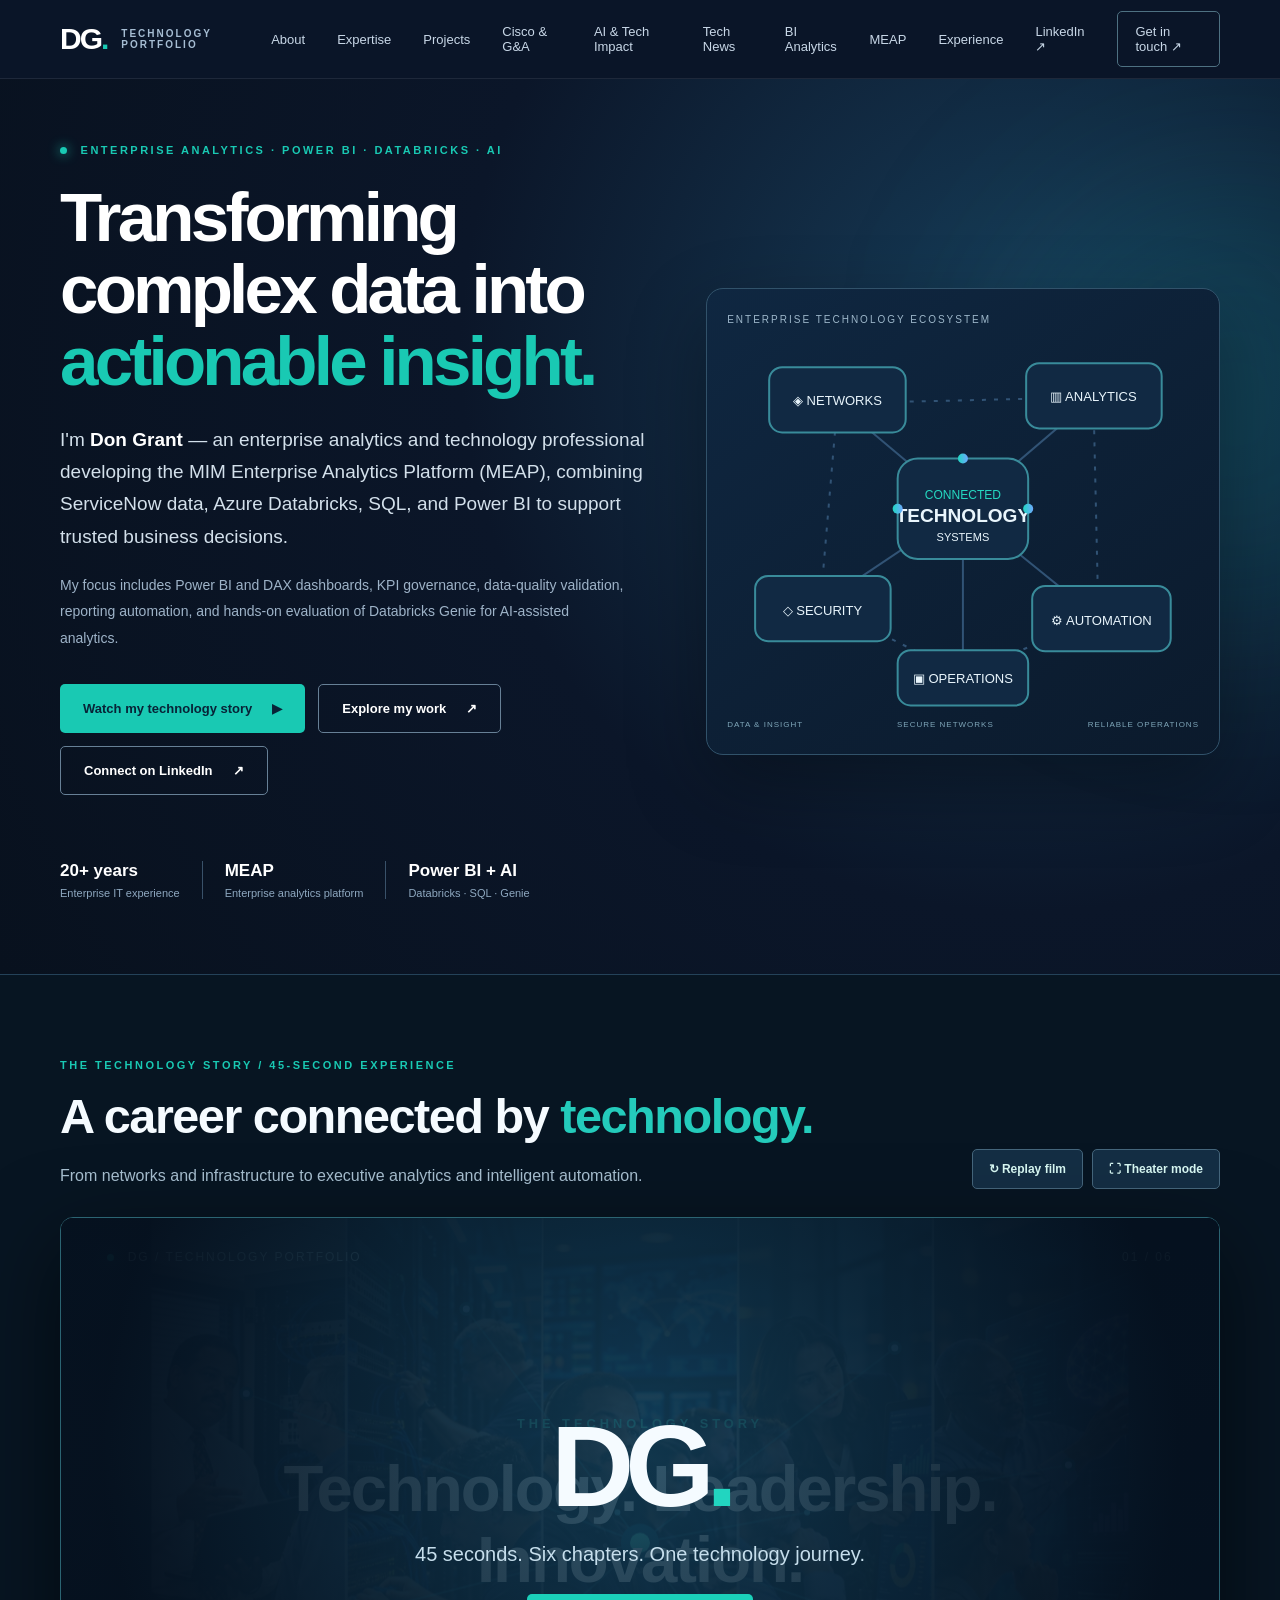
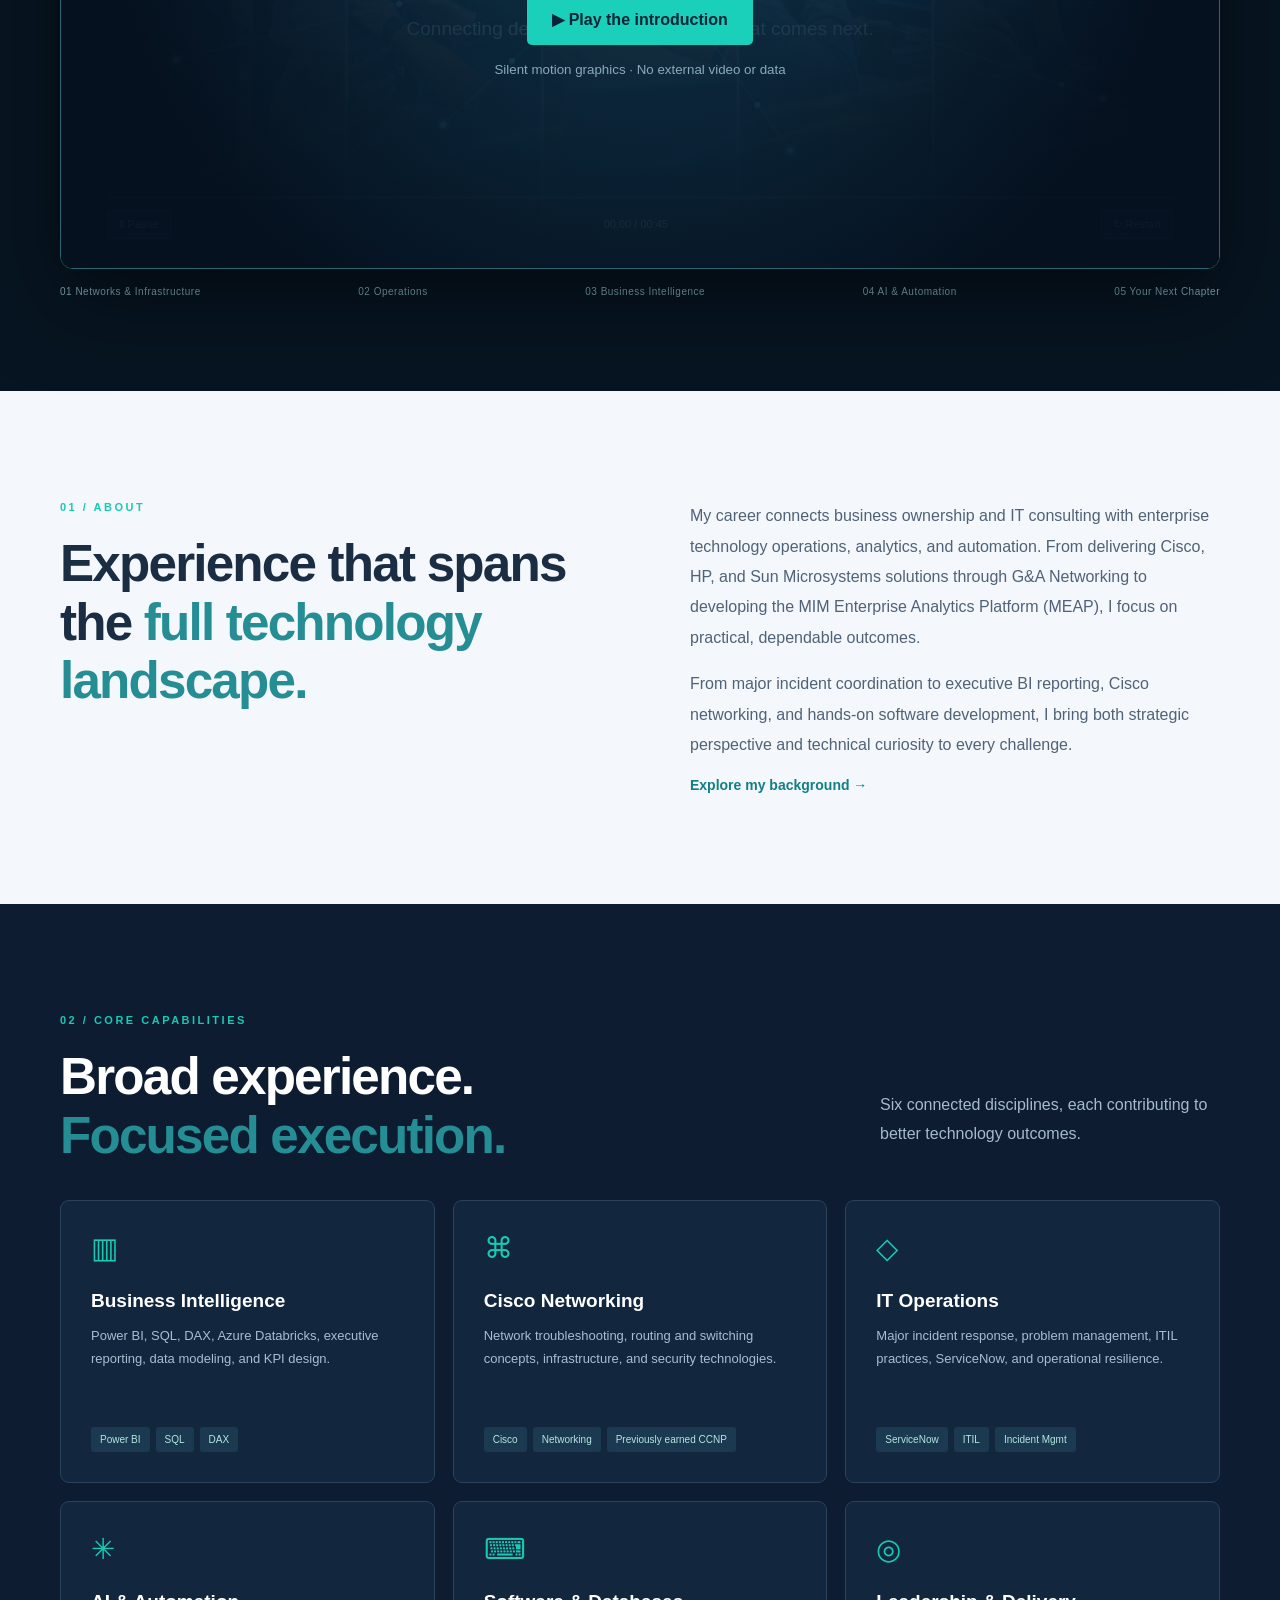
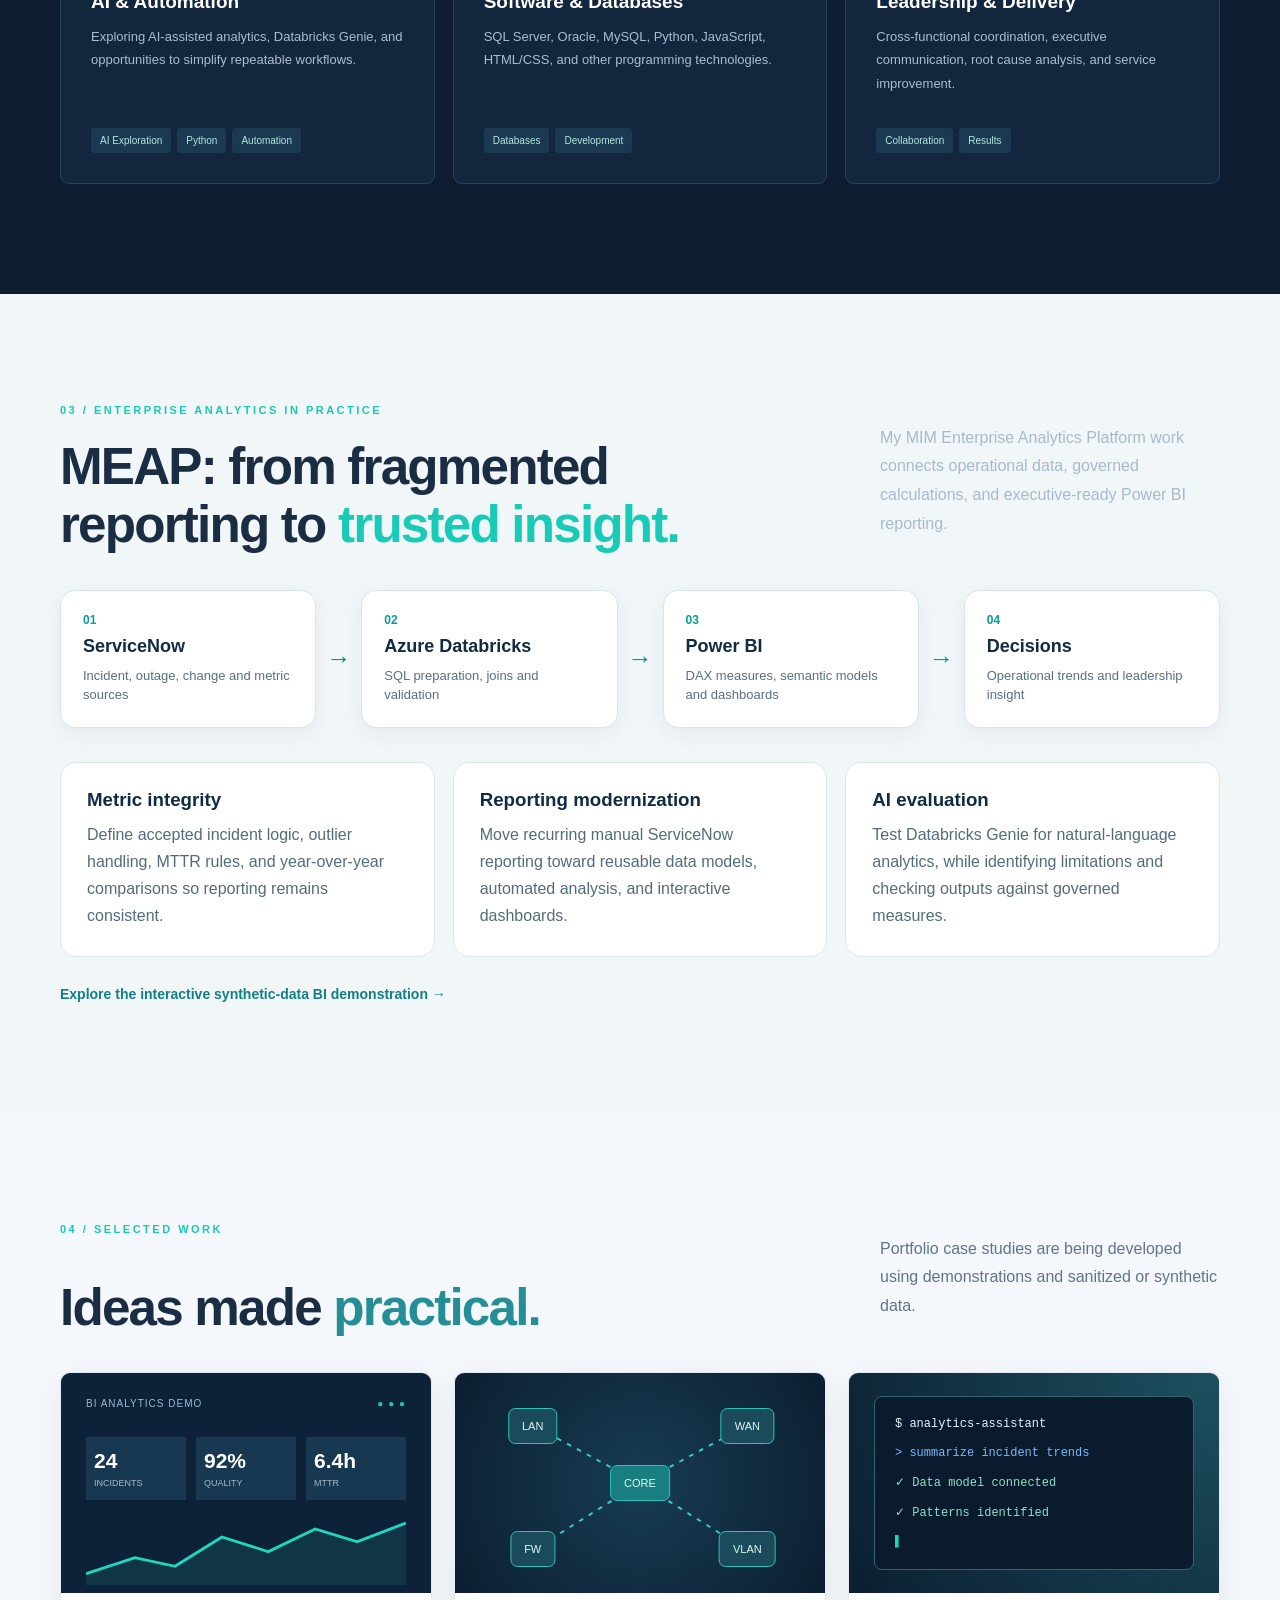
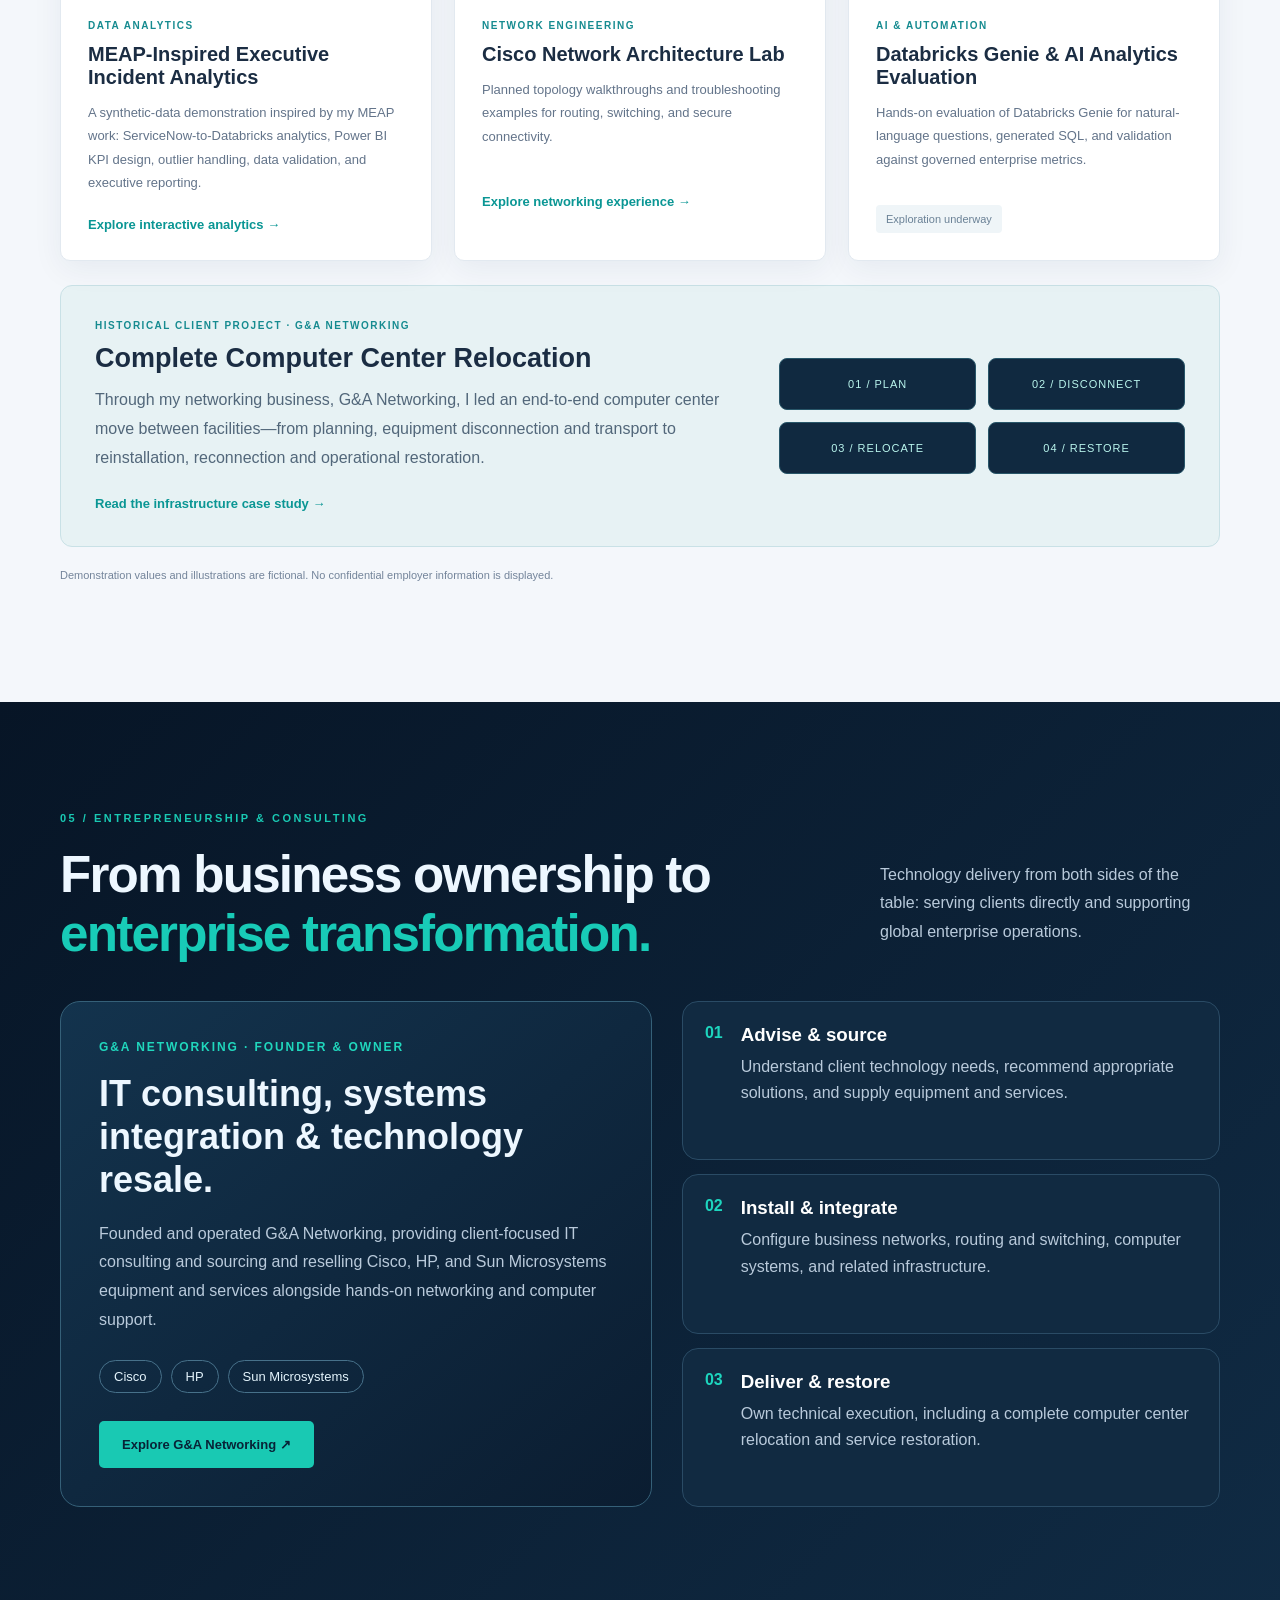
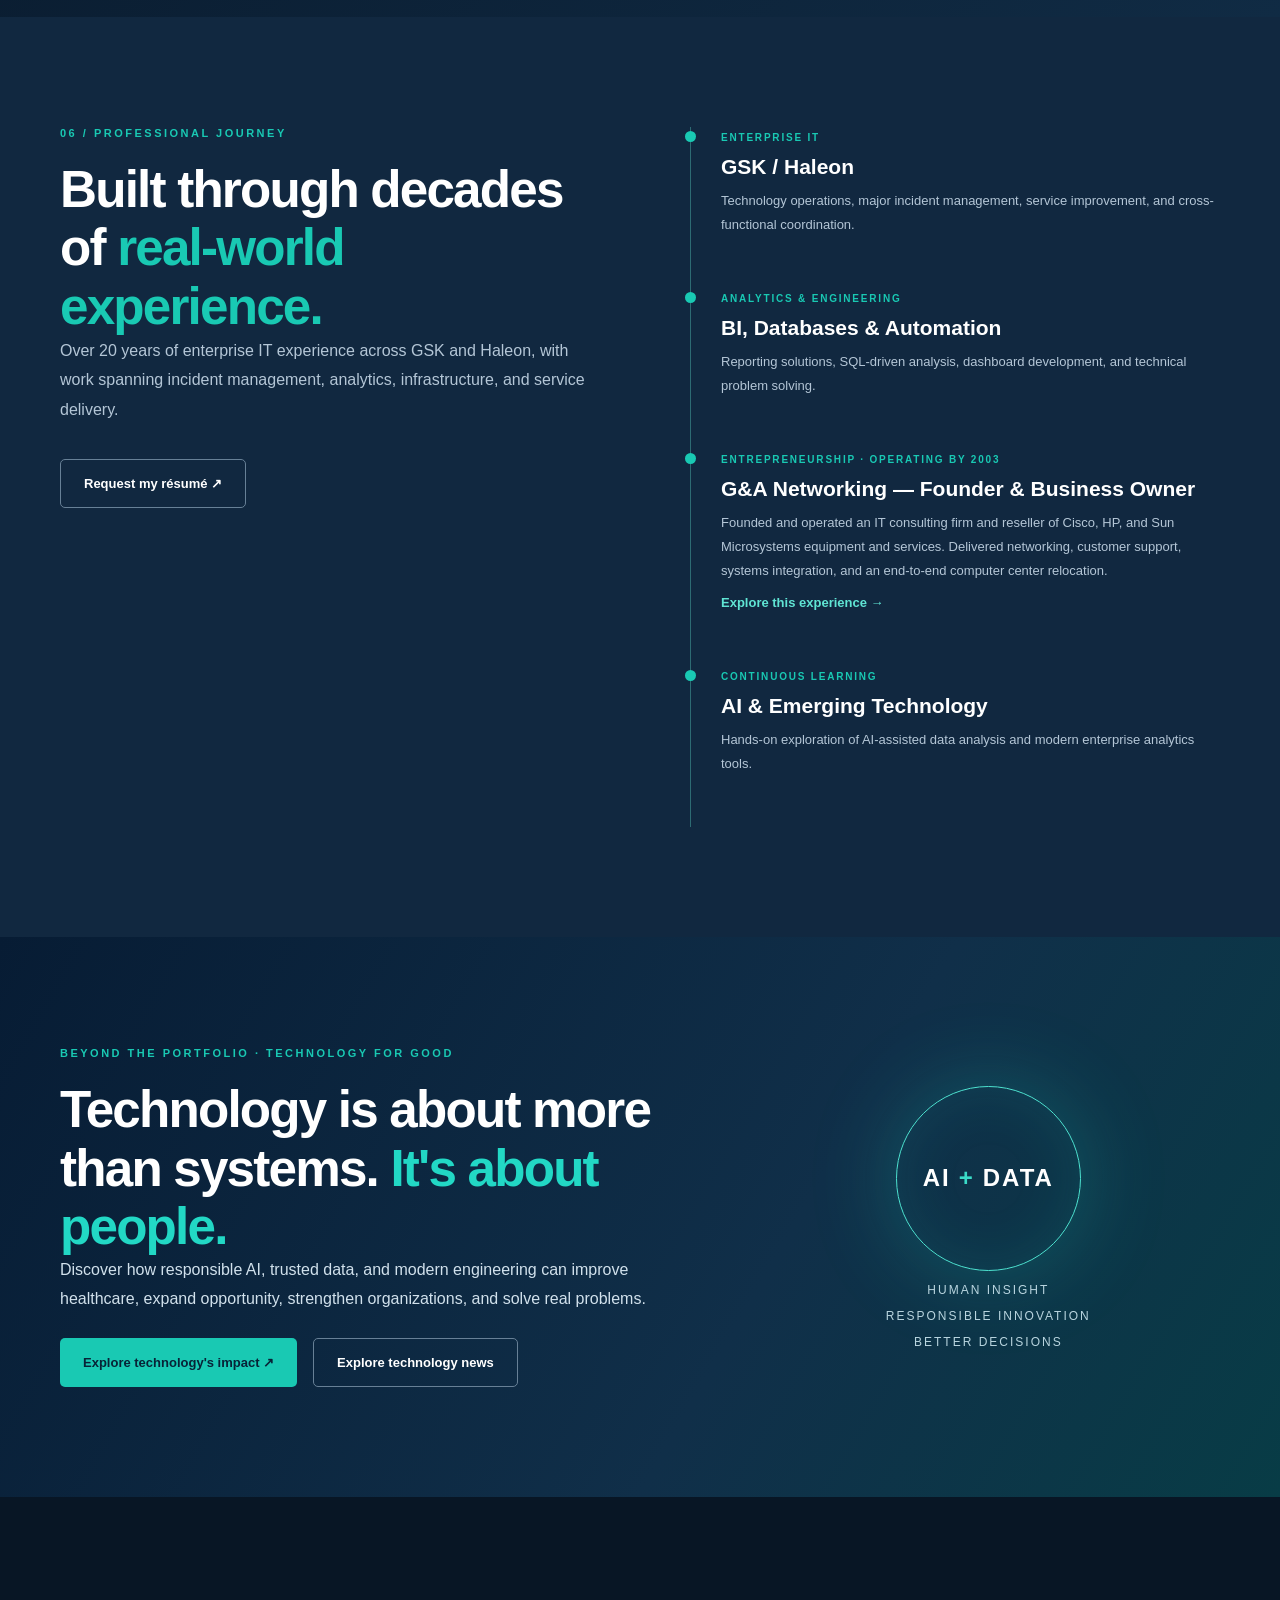
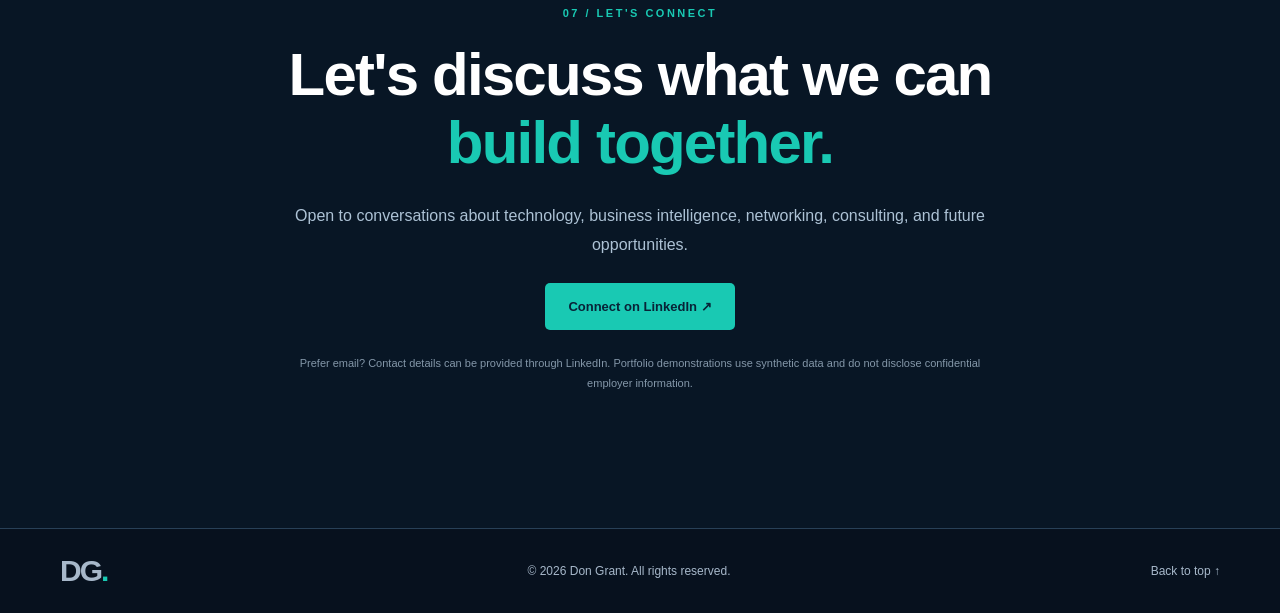
<file: index.html>
<!DOCTYPE html>

<html lang="en"><head><meta charset="utf-8"/><meta content="width=device-width, initial-scale=1" name="viewport"/><meta content="Don Grant — MEAP enterprise analytics, Power BI, Azure Databricks, SQL, data governance and AI-assisted analytics." name="description"/><title>Don Grant | Technology Portfolio</title><link href="styles.css" rel="stylesheet"/><meta content="6" name="portfolio-version"/>  <!-- Cloudflare Web Analytics --><script type='module' src='https://static.cloudflareinsights.com/beacon.min.js' data-cf-beacon='{"token": "f77d16ba0db749469fe55f6fbad54cef"}'></script><!-- End Cloudflare Web Analytics -->
</head>
<body><a class="skip" href="#main">Skip to content</a><header class="header"><div class="wrap nav"><a aria-label="Don Grant home" class="brand" href="#home"><span class="brandmark">DG<span>.</span></span><span class="brandcaption">TECHNOLOGY PORTFOLIO</span></a><button aria-expanded="false" aria-label="Toggle navigation" class="menu">☰</button><nav id="nav"><a href="#about">About</a><a href="#expertise">Expertise</a><a href="#projects">Projects</a><a href="cisco-networking.html">Cisco &amp; G&amp;A</a><a href="technology-impact.html">AI &amp; Tech Impact</a><a href="technology-impact.html#news">Tech News</a><a href="business-intelligence.html">BI Analytics</a><a href="#meap">MEAP</a><a href="#career">Experience</a><a href="https://www.linkedin.com/in/don-grant-70aaa298/" rel="noopener noreferrer" target="_blank">LinkedIn ↗</a><a class="navcontact" href="#contact">Get in touch ↗</a></nav></div></header>
<main id="main"><section class="hero" id="home"><div class="glow"></div><div class="wrap hero-grid"><div><div class="eyebrow"><span class="live"></span> ENTERPRISE ANALYTICS · POWER BI · DATABRICKS · AI</div><h1>Transforming complex data into <em>actionable insight.</em></h1><p class="intro">I'm <strong>Don Grant</strong> — an enterprise analytics and technology professional developing the MIM Enterprise Analytics Platform (MEAP), combining ServiceNow data, Azure Databricks, SQL, and Power BI to support trusted business decisions.</p><p class="subintro">My focus includes Power BI and DAX dashboards, KPI governance, data-quality validation, reporting automation, and hands-on evaluation of Databricks Genie for AI-assisted analytics.</p><div class="actions"><a class="btn primary" href="#cinematic">Watch my technology story <span>▶</span></a><a class="btn outline" href="#projects">Explore my work <span>↗</span></a><a class="btn outline" href="https://www.linkedin.com/in/don-grant-70aaa298/" rel="noopener noreferrer" target="_blank">Connect on LinkedIn <span>↗</span></a></div><div class="hero-facts"><div><b>20+ years</b><span>Enterprise IT experience</span></div><div><b>MEAP</b><span>Enterprise analytics platform</span></div><div><b>Power BI + AI</b><span>Databricks · SQL · Genie</span></div></div></div><div aria-label="Illustration of interconnected data, network and automation systems" class="hero-art"><div class="art-label">ENTERPRISE TECHNOLOGY ECOSYSTEM</div><svg aria-label="Network topology connecting analytics, cloud, security, automation and operations" role="img" viewbox="0 0 470 390"><defs><lineargradient id="g" x1="0" x2="1"><stop stop-color="#1fd7c2"></stop><stop offset="1" stop-color="#6ea9ff"></stop></lineargradient></defs><g fill="none" stroke="#315375" stroke-width="2"><path d="M235 183L110 78M235 183L365 72M235 183L93 278M235 183L370 292M235 183L235 348"></path><path d="M110 78L365 72L370 292L235 348L93 278Z" stroke-dasharray="4 8"></path></g><g fill="#112943" stroke="#398b9a" stroke-width="2"><rect height="100" rx="20" width="130" x="170" y="133"></rect><rect height="65" rx="13" width="136" x="42" y="42"></rect><rect height="65" rx="13" width="135" x="298" y="38"></rect><rect height="65" rx="13" width="135" x="28" y="250"></rect><rect height="65" rx="13" width="138" x="304" y="260"></rect><rect height="55" rx="13" width="130" x="170" y="324"></rect></g><g fill="#e9f5fc" font-family="Arial,sans-serif" font-size="13" text-anchor="middle"><text fill="#25d9c1" font-size="12" x="235" y="173">CONNECTED</text><text font-size="19" font-weight="bold" x="235" y="196">TECHNOLOGY</text><text font-size="11" x="235" y="215">SYSTEMS</text><text x="110" y="80">◈  NETWORKS</text><text x="365" y="76">▥  ANALYTICS</text><text x="95" y="289">◇  SECURITY</text><text x="373" y="299">⚙  AUTOMATION</text><text x="235" y="357">▣  OPERATIONS</text></g><g fill="url(#g)"><circle cx="235" cy="133" r="5"></circle><circle cx="170" cy="183" r="5"></circle><circle cx="300" cy="183" r="5"></circle></g></svg><div class="art-footer"><span>DATA &amp; INSIGHT</span><span>SECURE NETWORKS</span><span>RELIABLE OPERATIONS</span></div></div></div></section>
<section aria-labelledby="film-heading" class="cinematic-section" id="cinematic">
<div class="wrap cinema-wrap">
<div class="cinema-heading"><div><div class="section-tag">THE TECHNOLOGY STORY / 45-SECOND EXPERIENCE</div><h2 id="film-heading">A career connected by <span>technology.</span></h2><p>From networks and infrastructure to executive analytics and intelligent automation.</p></div><div class="cinema-heading-actions"><button class="film-action" id="film-replay" type="button">↻ Replay film</button><button class="film-action film-full" id="film-expand" type="button">⛶ Theater mode</button></div></div>
<div aria-label="Animated technology portfolio introduction" class="film-frame" id="film-frame" role="region">
<canvas aria-hidden="true" id="film-canvas"></canvas>
<div aria-hidden="true" class="film-vignette"></div>
<div class="film-top"><span><span class="film-pulse"></span> DG / TECHNOLOGY PORTFOLIO</span><span id="film-scene-index">01 / 06</span></div>
<div aria-live="off" class="film-center"><div class="film-overline" id="film-overline">A TECHNOLOGY STORY</div><h3 id="film-title">Technology. Leadership. Innovation.</h3><p id="film-subtitle">Connecting decades of experience to what comes next.</p></div>
<div class="film-bottom"><div class="film-timeline"><div id="film-progress"></div></div><div class="film-controls"><button aria-label="Pause animation" id="film-toggle" type="button">Ⅱ Pause</button><span aria-label="Playback time" id="film-clock">00:00 / 00:45</span><button id="film-restart" type="button">↻ Restart</button><button hidden="" id="film-close" type="button">✕ Close theater</button></div></div>
<div class="film-start" id="film-start"><div class="film-start-inner"><div class="film-start-mark">DG<span>.</span></div><p>45 seconds. Six chapters. One technology journey.</p><button id="film-start-btn" type="button">▶ Play the introduction</button><small>Silent motion graphics · No external video or data</small></div></div>
</div>
<div class="cinema-caption"><span>01 Networks &amp; Infrastructure</span><span>02 Operations</span><span>03 Business Intelligence</span><span>04 AI &amp; Automation</span><span>05 Your Next Chapter</span></div>
</div>
</section>
<section class="section light" id="about"><div class="wrap about-grid"><div><div class="section-tag">01 / ABOUT</div><h2>Experience that spans the <span>full technology landscape.</span></h2></div><div><p>My career connects business ownership and IT consulting with enterprise technology operations, analytics, and automation. From delivering Cisco, HP, and Sun Microsystems solutions through G&amp;A Networking to developing the MIM Enterprise Analytics Platform (MEAP), I focus on practical, dependable outcomes.</p><p>From major incident coordination to executive BI reporting, Cisco networking, and hands-on software development, I bring both strategic perspective and technical curiosity to every challenge.</p><a class="textlink" href="#career">Explore my background →</a></div></div></section>
<section class="section dark" id="expertise"><div class="wrap"><div class="section-tag">02 / CORE CAPABILITIES</div><div class="section-head"><h2>Broad experience.<br/><span>Focused execution.</span></h2><p>Six connected disciplines, each contributing to better technology outcomes.</p></div><div class="cards"><article class="skill"><div class="skill-icon">▥</div><h3>Business Intelligence</h3><p>Power BI, SQL, DAX, Azure Databricks, executive reporting, data modeling, and KPI design.</p><div class="tags"><span>Power BI</span><span>SQL</span><span>DAX</span></div></article><article class="skill"><div class="skill-icon">⌘</div><h3>Cisco Networking</h3><p>Network troubleshooting, routing and switching concepts, infrastructure, and security technologies.</p><div class="tags"><span>Cisco</span><span>Networking</span><span>Previously earned CCNP</span></div></article><article class="skill"><div class="skill-icon">◇</div><h3>IT Operations</h3><p>Major incident response, problem management, ITIL practices, ServiceNow, and operational resilience.</p><div class="tags"><span>ServiceNow</span><span>ITIL</span><span>Incident Mgmt</span></div></article><article class="skill"><div class="skill-icon">✳</div><h3>AI &amp; Automation</h3><p>Exploring AI-assisted analytics, Databricks Genie, and opportunities to simplify repeatable workflows.</p><div class="tags"><span>AI Exploration</span><span>Python</span><span>Automation</span></div></article><article class="skill"><div class="skill-icon">⌨</div><h3>Software &amp; Databases</h3><p>SQL Server, Oracle, MySQL, Python, JavaScript, HTML/CSS, and other programming technologies.</p><div class="tags"><span>Databases</span><span>Development</span></div></article><article class="skill"><div class="skill-icon">◎</div><h3>Leadership &amp; Delivery</h3><p>Cross-functional coordination, executive communication, root cause analysis, and service improvement.</p><div class="tags"><span>Collaboration</span><span>Results</span></div></article></div></div></section>
<section class="section meap-section" id="meap"><div class="wrap"><div class="section-tag">03 / ENTERPRISE ANALYTICS IN PRACTICE</div><div class="section-head"><h2>MEAP: from fragmented reporting to <span>trusted insight.</span></h2><p>My MIM Enterprise Analytics Platform work connects operational data, governed calculations, and executive-ready Power BI reporting.</p></div><div class="meap-flow"><div><b>01</b><strong>ServiceNow</strong><span>Incident, outage, change and metric sources</span></div><i>→</i><div><b>02</b><strong>Azure Databricks</strong><span>SQL preparation, joins and validation</span></div><i>→</i><div><b>03</b><strong>Power BI</strong><span>DAX measures, semantic models and dashboards</span></div><i>→</i><div><b>04</b><strong>Decisions</strong><span>Operational trends and leadership insight</span></div></div><div class="meap-proof"><article><h3>Metric integrity</h3><p>Define accepted incident logic, outlier handling, MTTR rules, and year-over-year comparisons so reporting remains consistent.</p></article><article><h3>Reporting modernization</h3><p>Move recurring manual ServiceNow reporting toward reusable data models, automated analysis, and interactive dashboards.</p></article><article><h3>AI evaluation</h3><p>Test Databricks Genie for natural-language analytics, while identifying limitations and checking outputs against governed measures.</p></article></div><a class="textlink" href="business-intelligence.html">Explore the interactive synthetic-data BI demonstration →</a></div></section><section class="section light" id="projects"><div class="wrap"><div class="section-tag">04 / SELECTED WORK</div><div class="section-head"><h2>Ideas made <span>practical.</span></h2><p>Portfolio case studies are being developed using demonstrations and sanitized or synthetic data.</p></div><div class="project-grid"><article class="project"><div class="project-visual viz-one"><div class="mini-top">BI ANALYTICS DEMO <span>● ● ●</span></div><div class="mini-stats"><span><b>24</b>INCIDENTS</span><span><b>92%</b>QUALITY</span><span><b>6.4h</b>MTTR</span></div><svg preserveaspectratio="none" viewbox="0 0 360 105"><path d="M0 88L55 64L100 77L153 33L205 55L258 21L305 40L360 12" fill="none" stroke="#20d7bd" stroke-width="4"></path><path d="M0 88L55 64L100 77L153 33L205 55L258 21L305 40L360 12L360 105L0 105Z" fill="#20d7bd" opacity=".10"></path></svg></div><div class="project-body"><div class="project-kicker">DATA ANALYTICS</div><h3>MEAP-Inspired Executive Incident Analytics</h3><p>A synthetic-data demonstration inspired by my MEAP work: ServiceNow-to-Databricks analytics, Power BI KPI design, outlier handling, data validation, and executive reporting.</p><a class="case-link" href="business-intelligence.html">Explore interactive analytics →</a></div></article><article class="project"><div class="project-visual viz-two"><div class="network-node center">CORE</div><div class="network-node n1">LAN</div><div class="network-node n2">WAN</div><div class="network-node n3">FW</div><div class="network-node n4">VLAN</div><svg preserveaspectratio="none" viewbox="0 0 400 230"><path d="M200 115L85 55M200 115L315 55M200 115L85 185M200 115L315 185" stroke="#2ad5c4" stroke-dasharray="5 7" stroke-width="2"></path></svg></div><div class="project-body"><div class="project-kicker">NETWORK ENGINEERING</div><h3>Cisco Network Architecture Lab</h3><p>Planned topology walkthroughs and troubleshooting examples for routing, switching, and secure connectivity.</p><a class="case-link" href="cisco-networking.html">Explore networking experience →</a></div></article><article class="project"><div class="project-visual viz-three"><div class="terminal"><span>$ analytics-assistant</span><span class="prompt">&gt; summarize incident trends</span><span>✓ Data model connected</span><span>✓ Patterns identified</span><span class="cursor">▌</span></div></div><div class="project-body"><div class="project-kicker">AI &amp; AUTOMATION</div><h3>Databricks Genie &amp; AI Analytics Evaluation</h3><p>Hands-on evaluation of Databricks Genie for natural-language questions, generated SQL, and validation against governed enterprise metrics.</p><span class="coming">Exploration underway</span></div></article></div><article class="feature-project"><div><div class="project-kicker">HISTORICAL CLIENT PROJECT · G&amp;A NETWORKING</div><h3>Complete Computer Center Relocation</h3><p>Through my networking business, G&amp;A Networking, I led an end-to-end computer center move between facilities—from planning, equipment disconnection and transport to reinstallation, reconnection and operational restoration.</p><a class="case-link" href="cisco-networking.html#relocation">Read the infrastructure case study →</a></div><div class="feature-steps"><span>01 / PLAN</span><span>02 / DISCONNECT</span><span>03 / RELOCATE</span><span>04 / RESTORE</span></div></article><p class="disclaimer">Demonstration values and illustrations are fictional. No confidential employer information is displayed.</p></div></section>
<section class="section consulting-section" id="consulting"><div class="wrap"><div class="section-tag">05 / ENTREPRENEURSHIP &amp; CONSULTING</div><div class="section-head"><h2>From business ownership to <span>enterprise transformation.</span></h2><p>Technology delivery from both sides of the table: serving clients directly and supporting global enterprise operations.</p></div><div class="consulting-grid"><article class="consulting-spotlight"><div class="spotlight-kicker">G&amp;A NETWORKING · FOUNDER &amp; OWNER</div><h3>IT consulting, systems integration &amp; technology resale.</h3><p>Founded and operated G&amp;A Networking, providing client-focused IT consulting and sourcing and reselling Cisco, HP, and Sun Microsystems equipment and services alongside hands-on networking and computer support.</p><div class="partner-chips"><span>Cisco</span><span>HP</span><span>Sun Microsystems</span></div><a class="btn primary" href="cisco-networking.html#business">Explore G&amp;A Networking ↗</a></article><div class="consulting-capabilities"><article><span>01</span><div><h3>Advise &amp; source</h3><p>Understand client technology needs, recommend appropriate solutions, and supply equipment and services.</p></div></article><article><span>02</span><div><h3>Install &amp; integrate</h3><p>Configure business networks, routing and switching, computer systems, and related infrastructure.</p></div></article><article><span>03</span><div><h3>Deliver &amp; restore</h3><p>Own technical execution, including a complete computer center relocation and service restoration.</p></div></article></div></div></div></section><section class="section career" id="career"><div class="wrap career-grid"><div><div class="section-tag">06 / PROFESSIONAL JOURNEY</div><h2>Built through decades of <span>real-world experience.</span></h2><p>Over 20 years of enterprise IT experience across GSK and Haleon, with work spanning incident management, analytics, infrastructure, and service delivery.</p><a class="btn outline" href="#contact">Request my résumé ↗</a></div><div class="timeline"><div class="timeline-item"><span>ENTERPRISE IT</span><h3>GSK / Haleon</h3><p>Technology operations, major incident management, service improvement, and cross-functional coordination.</p></div><div class="timeline-item"><span>ANALYTICS &amp; ENGINEERING</span><h3>BI, Databases &amp; Automation</h3><p>Reporting solutions, SQL-driven analysis, dashboard development, and technical problem solving.</p></div><div class="timeline-item"><span>ENTREPRENEURSHIP · OPERATING BY 2003</span><h3>G&amp;A Networking — Founder &amp; Business Owner</h3><p>Founded and operated an IT consulting firm and reseller of Cisco, HP, and Sun Microsystems equipment and services. Delivered networking, customer support, systems integration, and an end-to-end computer center relocation. <a class="timeline-link" href="cisco-networking.html">Explore this experience →</a></p></div><div class="timeline-item"><span>CONTINUOUS LEARNING</span><h3>AI &amp; Emerging Technology</h3><p>Hands-on exploration of AI-assisted data analysis and modern enterprise analytics tools.</p></div></div></div></section>
<section class="impact-teaser section" aria-labelledby="impact-teaser-title"><div class="wrap impact-teaser-inner"><div><div class="section-tag">BEYOND THE PORTFOLIO · TECHNOLOGY FOR GOOD</div><h2 id="impact-teaser-title">Technology is about more than systems. <span>It's about people.</span></h2><p>Discover how responsible AI, trusted data, and modern engineering can improve healthcare, expand opportunity, strengthen organizations, and solve real problems.</p><div class="impact-actions"><a class="btn primary" href="technology-impact.html">Explore technology's impact ↗</a><a class="btn outline" href="technology-impact.html#news">Explore technology news</a></div></div><div class="impact-teaser-art" aria-hidden="true"><div class="impact-orb">AI <span>+</span> DATA</div><span>Human insight</span><span>Responsible innovation</span><span>Better decisions</span></div></div></section><section class="section contact" id="contact"><div class="wrap contact-inner"><div class="section-tag">07 / LET'S CONNECT</div><h2>Let's discuss what we can <em>build together.</em></h2><p>Open to conversations about technology, business intelligence, networking, consulting, and future opportunities.</p><a class="btn primary" href="https://www.linkedin.com/in/don-grant-70aaa298/" rel="noopener noreferrer" target="_blank">Connect on LinkedIn ↗</a><p class="contact-note">Prefer email? Contact details can be provided through LinkedIn. Portfolio demonstrations use synthetic data and do not disclose confidential employer information.</p></div></section></main><footer><div class="wrap foot"><span class="brandmark">DG<span>.</span></span><span>© <span id="year"></span> Don Grant. All rights reserved.</span><a href="#home">Back to top ↑</a></div></footer><script src="script.js"></script><script src="cinematic.js"></script></body></html>
</file>
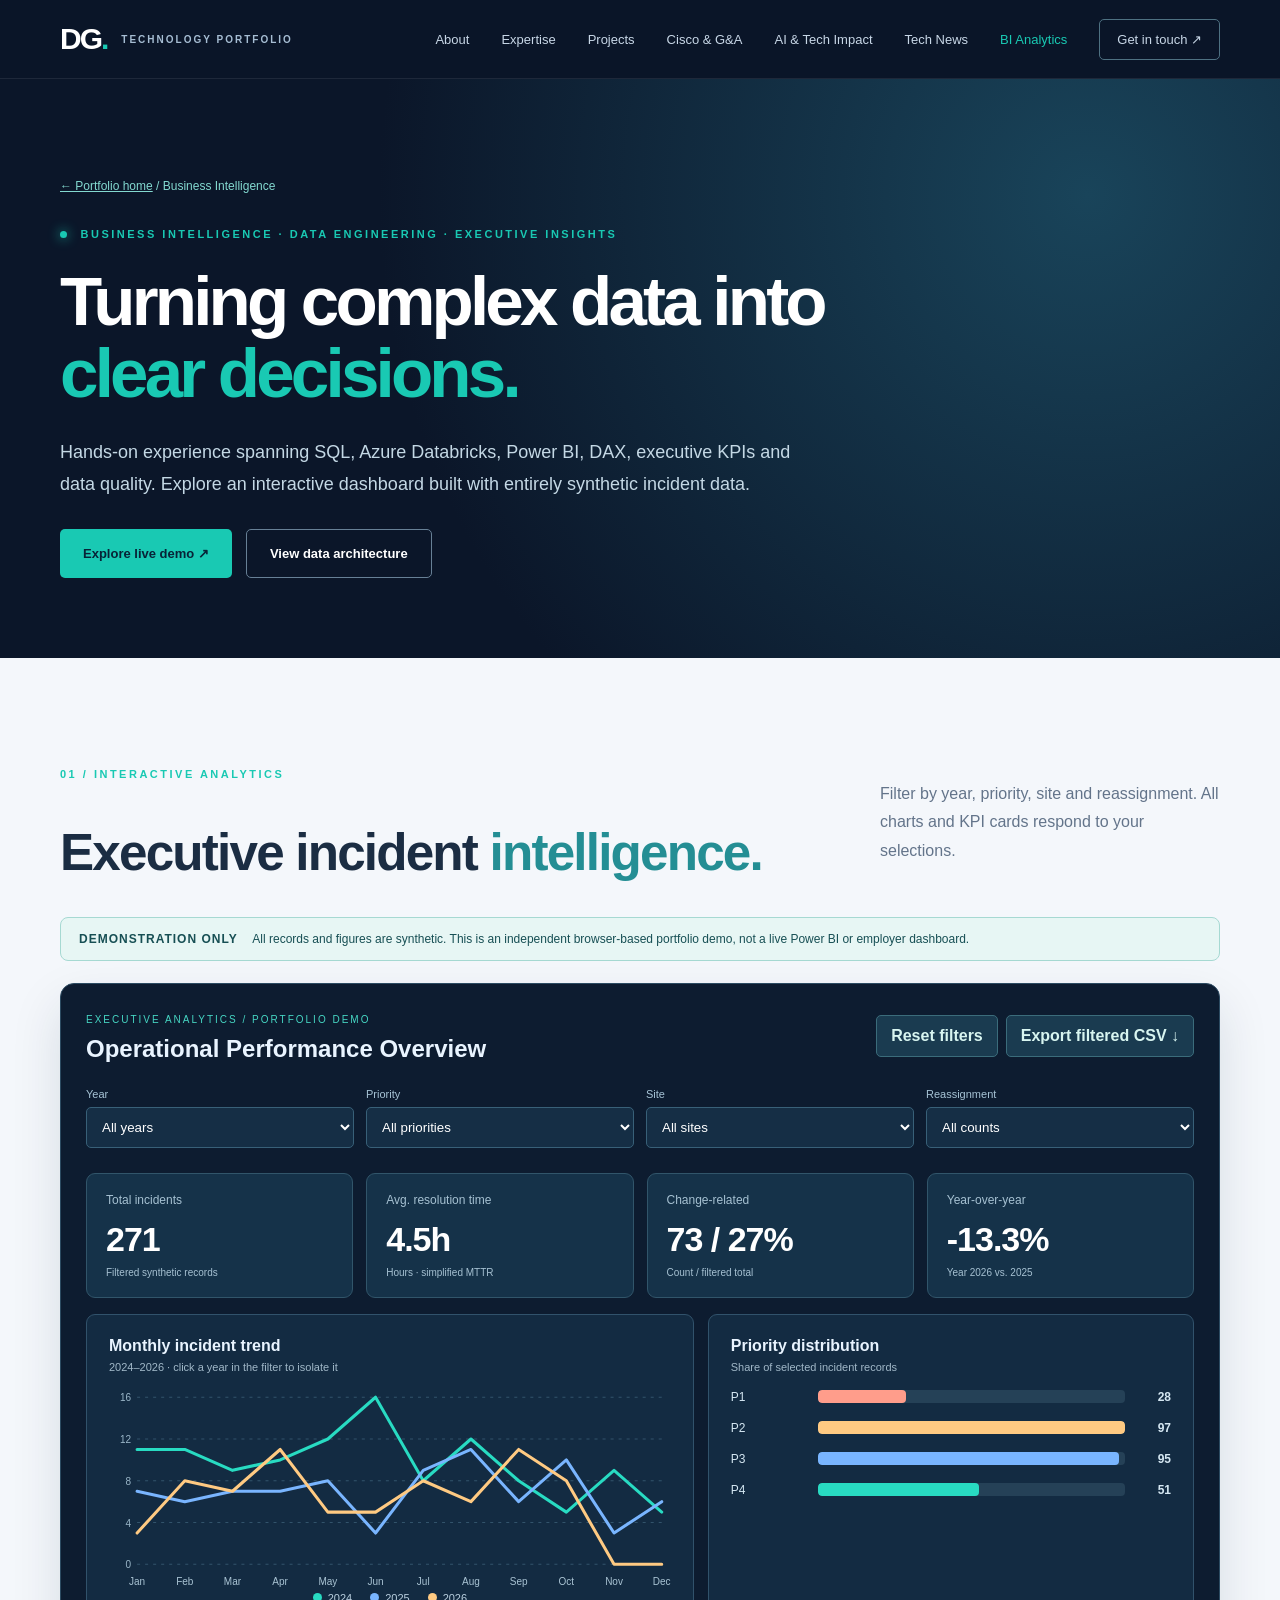
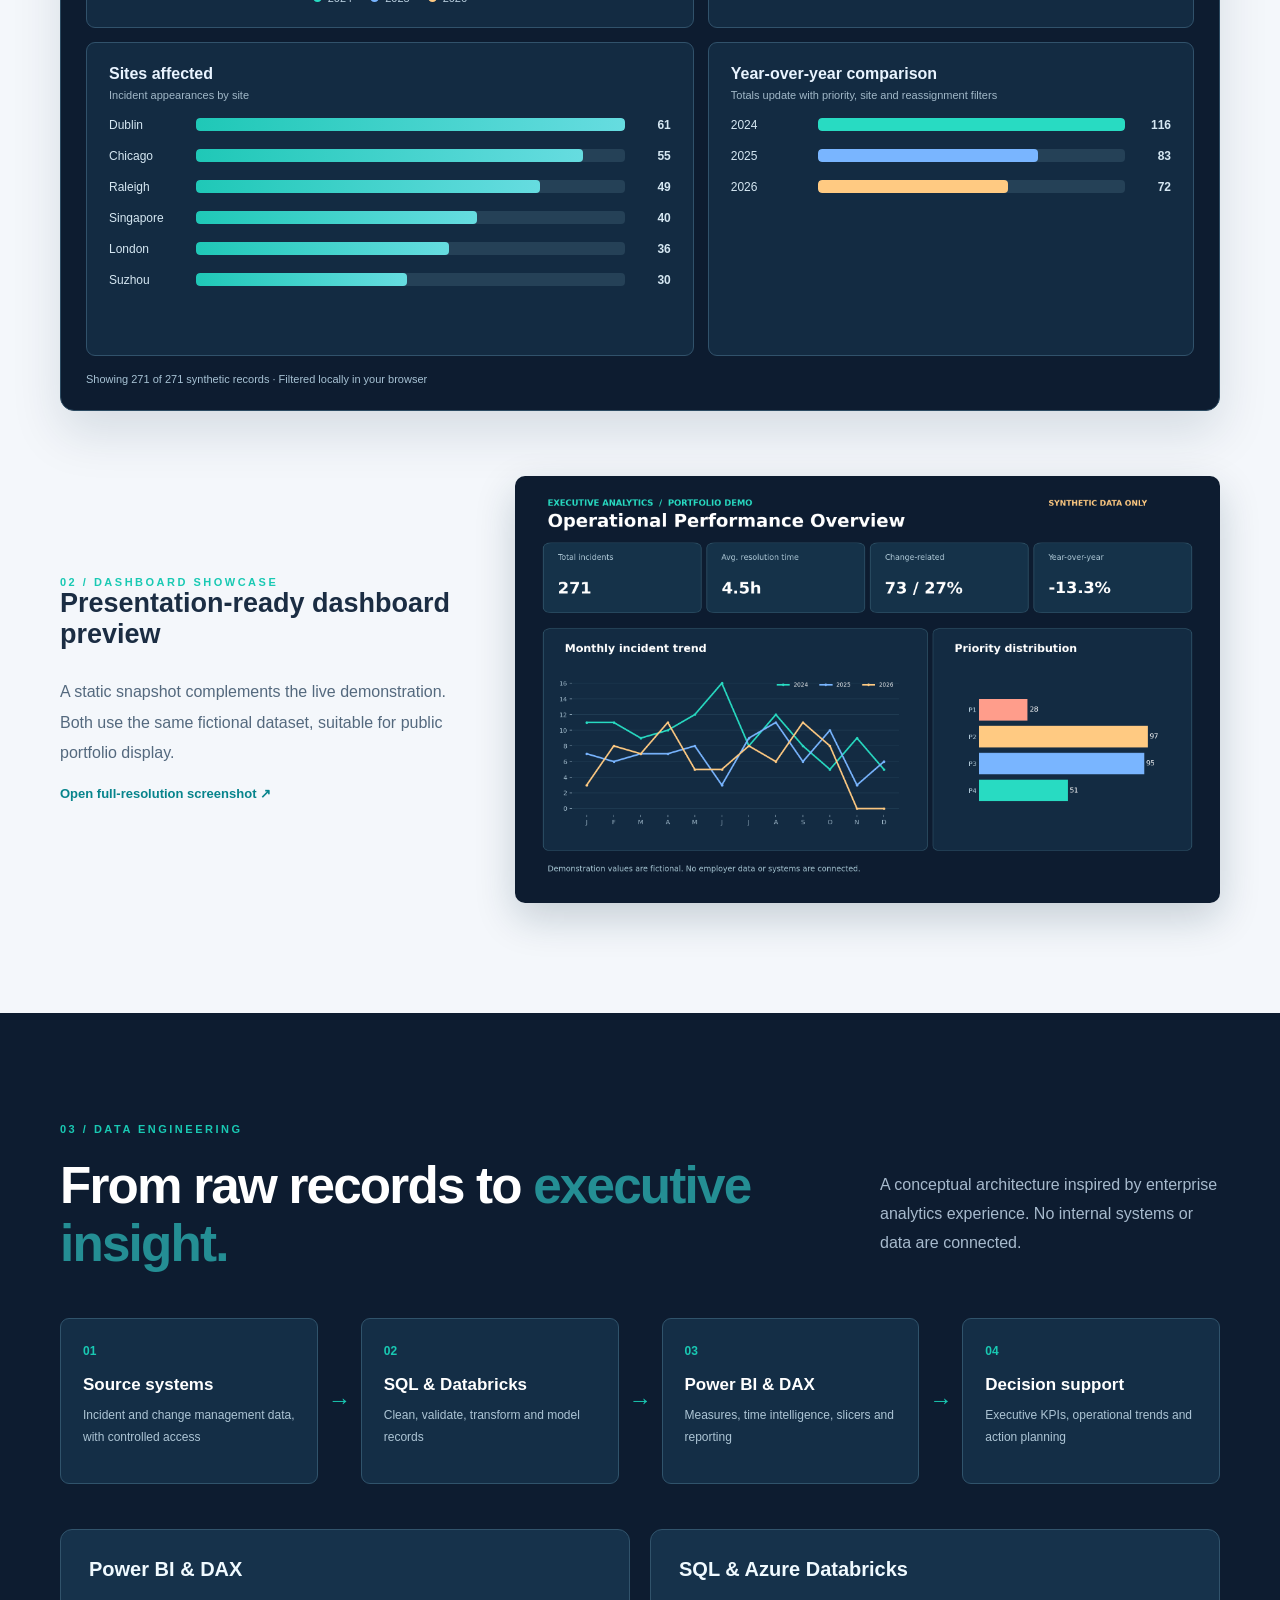
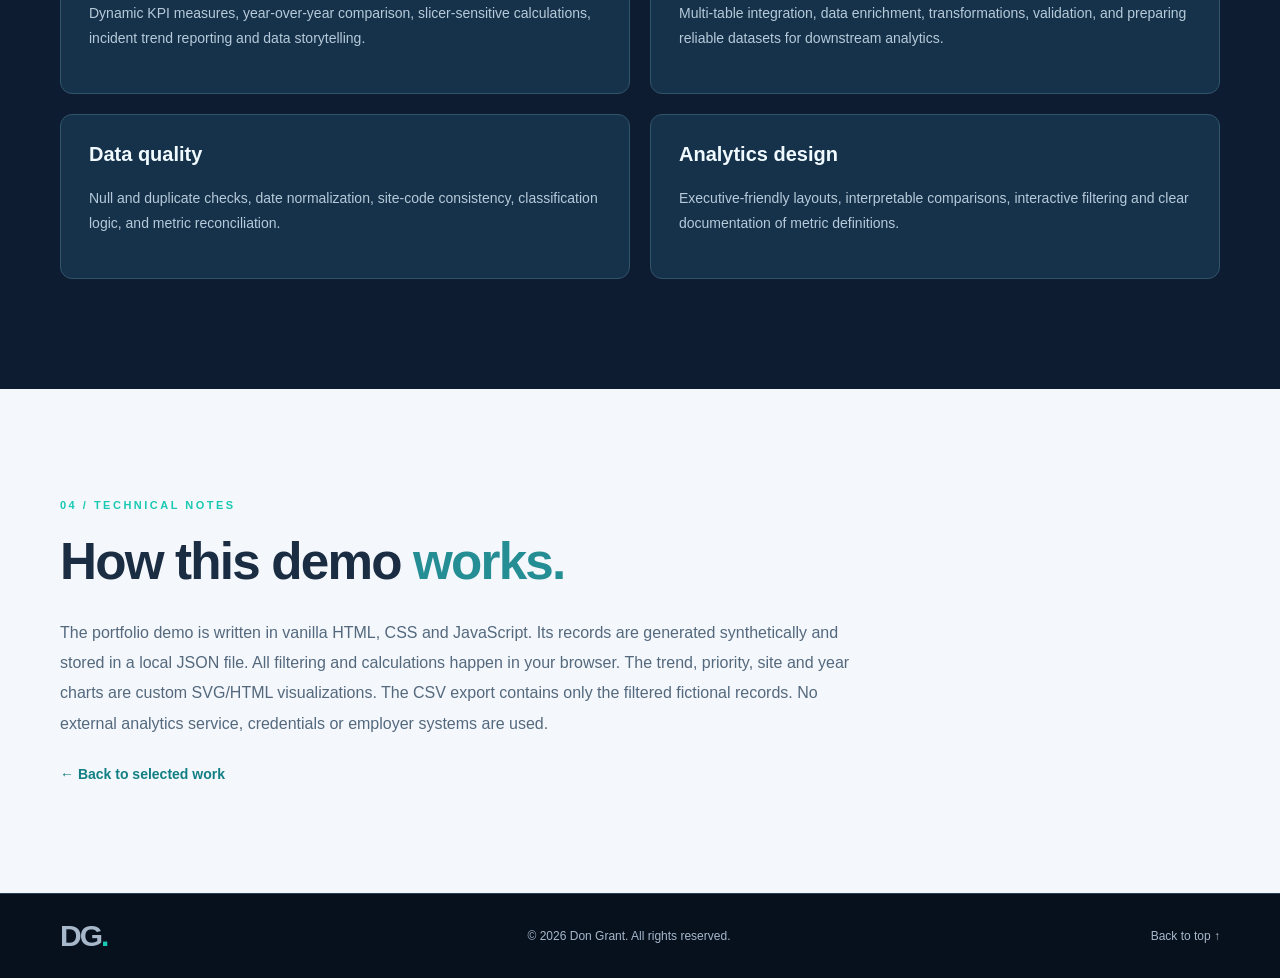
<file: business-intelligence.html>
<!doctype html><html lang="en"><head><meta charset="utf-8"><meta name="viewport" content="width=device-width,initial-scale=1"><meta name="description" content="Don Grant's business intelligence portfolio — interactive Power BI-inspired analytics using synthetic incident data."><title>Business Intelligence & Analytics | Don Grant</title><link rel="stylesheet" href="styles.css">  <!-- Cloudflare Web Analytics --><script type='module' src='https://static.cloudflareinsights.com/beacon.min.js' data-cf-beacon='{"token": "f77d16ba0db749469fe55f6fbad54cef"}'></script><!-- End Cloudflare Web Analytics -->
</head><body><a class="skip" href="#main">Skip to content</a><header class="header"><div class="wrap nav"><a class="brand" href="index.html#home"><span class="brandmark">DG<span>.</span></span><span class="brandcaption">TECHNOLOGY PORTFOLIO</span></a><button class="menu" aria-label="Toggle navigation" aria-expanded="false">☰</button><nav id="nav"><a href="index.html#about">About</a><a href="index.html#expertise">Expertise</a><a href="index.html#projects">Projects</a><a href="cisco-networking.html">Cisco & G&A</a><a href="technology-impact.html">AI &amp; Tech Impact</a><a href="technology-impact.html#news">Tech News</a><a href="business-intelligence.html" aria-current="page">BI Analytics</a><a class="navcontact" href="index.html#contact">Get in touch ↗</a></nav></div></header><main id="main"><section class="inner-hero"><div class="wrap"><div class="breadcrumb"><a href="index.html">← Portfolio home</a> / Business Intelligence</div><div class="eyebrow"><span class="live"></span> BUSINESS INTELLIGENCE · DATA ENGINEERING · EXECUTIVE INSIGHTS</div><h1>Turning complex data into <em>clear decisions.</em></h1><p>Hands-on experience spanning SQL, Azure Databricks, Power BI, DAX, executive KPIs and data quality. Explore an interactive dashboard built with entirely synthetic incident data.</p><div class="inner-actions"><a class="btn primary" href="#dashboard">Explore live demo ↗</a><a class="btn outline" href="#architecture">View data architecture</a></div></div></section><section class="section light" id="dashboard"><div class="wrap"><div class="section-tag">01 / INTERACTIVE ANALYTICS</div><div class="section-head"><h2>Executive incident <span>intelligence.</span></h2><p>Filter by year, priority, site and reassignment. All charts and KPI cards respond to your selections.</p></div><div class="demo-banner"><strong>DEMONSTRATION ONLY</strong> All records and figures are synthetic. This is an independent browser-based portfolio demo, not a live Power BI or employer dashboard.</div><div class="dash-shell"><div class="dash-top"><div><span class="dash-eyebrow">EXECUTIVE ANALYTICS / PORTFOLIO DEMO</span><h3>Operational Performance Overview</h3></div><div class="dash-actions"><button id="resetFilters" type="button">Reset filters</button><button id="exportCsv" type="button">Export filtered CSV ↓</button></div></div><div class="dash-filters"><label>Year<select id="filterYear"><option value="all">All years</option><option>2024</option><option>2025</option><option>2026</option></select></label><label>Priority<select id="filterPriority"><option value="all">All priorities</option><option>P1</option><option>P2</option><option>P3</option><option>P4</option></select></label><label>Site<select id="filterSite"><option value="all">All sites</option></select></label><label>Reassignment<select id="filterReassignment"><option value="all">All counts</option><option value="0">0</option><option value="1">1</option><option value="2+">2+</option></select></label></div><div class="kpi-grid"><div class="kpi"><span>Total incidents</span><strong id="kpiTotal">—</strong><small>Filtered synthetic records</small></div><div class="kpi"><span>Avg. resolution time</span><strong id="kpiMttr">—</strong><small>Hours · simplified MTTR</small></div><div class="kpi"><span>Change-related</span><strong id="kpiChange">—</strong><small>Count / filtered total</small></div><div class="kpi"><span>Year-over-year</span><strong id="kpiYoy">—</strong><small id="yoyNote">Compare 2026 vs. 2025</small></div></div><div class="dash-panels"><div class="dash-panel"><h4>Monthly incident trend</h4><p>2024–2026 · click a year in the filter to isolate it</p><div id="trendChart" class="chart-slot" role="img" aria-label="Line chart of incidents per month"></div><div class="chart-legend"><span><i class="dot y24"></i>2024</span><span><i class="dot y25"></i>2025</span><span><i class="dot y26"></i>2026</span></div></div><div class="dash-panel"><h4>Priority distribution</h4><p>Share of selected incident records</p><div id="priorityChart" class="bar-slot" role="img" aria-label="Horizontal bar chart of incidents by priority"></div></div><div class="dash-panel"><h4>Sites affected</h4><p>Incident appearances by site</p><div id="siteChart" class="bar-slot" role="img" aria-label="Horizontal bar chart of incidents by site"></div></div><div class="dash-panel"><h4>Year-over-year comparison</h4><p>Totals update with priority, site and reassignment filters</p><div id="yearChart" class="bar-slot" role="img" aria-label="Bar chart of incidents by year"></div></div></div><p id="filterStatus" class="dash-status" aria-live="polite"></p></div><div class="screen-feature"><div><div class="section-tag">02 / DASHBOARD SHOWCASE</div><h3>Presentation-ready dashboard preview</h3><p>A static snapshot complements the live demonstration. Both use the same fictional dataset, suitable for public portfolio display.</p><a href="assets/analytics-dashboard-preview.png" target="_blank" rel="noopener">Open full-resolution screenshot ↗</a></div><a href="assets/analytics-dashboard-preview.png" target="_blank" rel="noopener" aria-label="View full dashboard screenshot"><img src="assets/analytics-dashboard-preview.png" alt="Synthetic incident analytics dashboard showing KPI cards, trends, and site charts" loading="lazy"></a></div></div></section><section class="section dark" id="architecture"><div class="wrap"><div class="section-tag">03 / DATA ENGINEERING</div><div class="section-head"><h2>From raw records to <span>executive insight.</span></h2><p>A conceptual architecture inspired by enterprise analytics experience. No internal systems or data are connected.</p></div><div class="pipeline"><div><b>01</b><h3>Source systems</h3><p>Incident and change management data, with controlled access</p></div><span aria-hidden="true">→</span><div><b>02</b><h3>SQL & Databricks</h3><p>Clean, validate, transform and model records</p></div><span aria-hidden="true">→</span><div><b>03</b><h3>Power BI & DAX</h3><p>Measures, time intelligence, slicers and reporting</p></div><span aria-hidden="true">→</span><div><b>04</b><h3>Decision support</h3><p>Executive KPIs, operational trends and action planning</p></div></div><div class="detail-grid"><article class="detail-card"><h3>Power BI & DAX</h3><p>Dynamic KPI measures, year-over-year comparison, slicer-sensitive calculations, incident trend reporting and data storytelling.</p></article><article class="detail-card"><h3>SQL & Azure Databricks</h3><p>Multi-table integration, data enrichment, transformations, validation, and preparing reliable datasets for downstream analytics.</p></article><article class="detail-card"><h3>Data quality</h3><p>Null and duplicate checks, date normalization, site-code consistency, classification logic, and metric reconciliation.</p></article><article class="detail-card"><h3>Analytics design</h3><p>Executive-friendly layouts, interpretable comparisons, interactive filtering and clear documentation of metric definitions.</p></article></div></div></section><section class="section light"><div class="wrap"><div class="section-tag">04 / TECHNICAL NOTES</div><h2>How this demo <span>works.</span></h2><p class="tech-notes">The portfolio demo is written in vanilla HTML, CSS and JavaScript. Its records are generated synthetically and stored in a local JSON file. All filtering and calculations happen in your browser. The trend, priority, site and year charts are custom SVG/HTML visualizations. The CSV export contains only the filtered fictional records. No external analytics service, credentials or employer systems are used.</p><a class="textlink" href="index.html#projects">← Back to selected work</a></div></section></main><footer><div class="wrap foot"><span class="brandmark">DG<span>.</span></span><span>© <span id="year"></span> Don Grant. All rights reserved.</span><a href="#main">Back to top ↑</a></div></footer><script src="script.js"></script><script src="demo-data.js"></script><script src="analytics.js"></script></body></html>
</file>
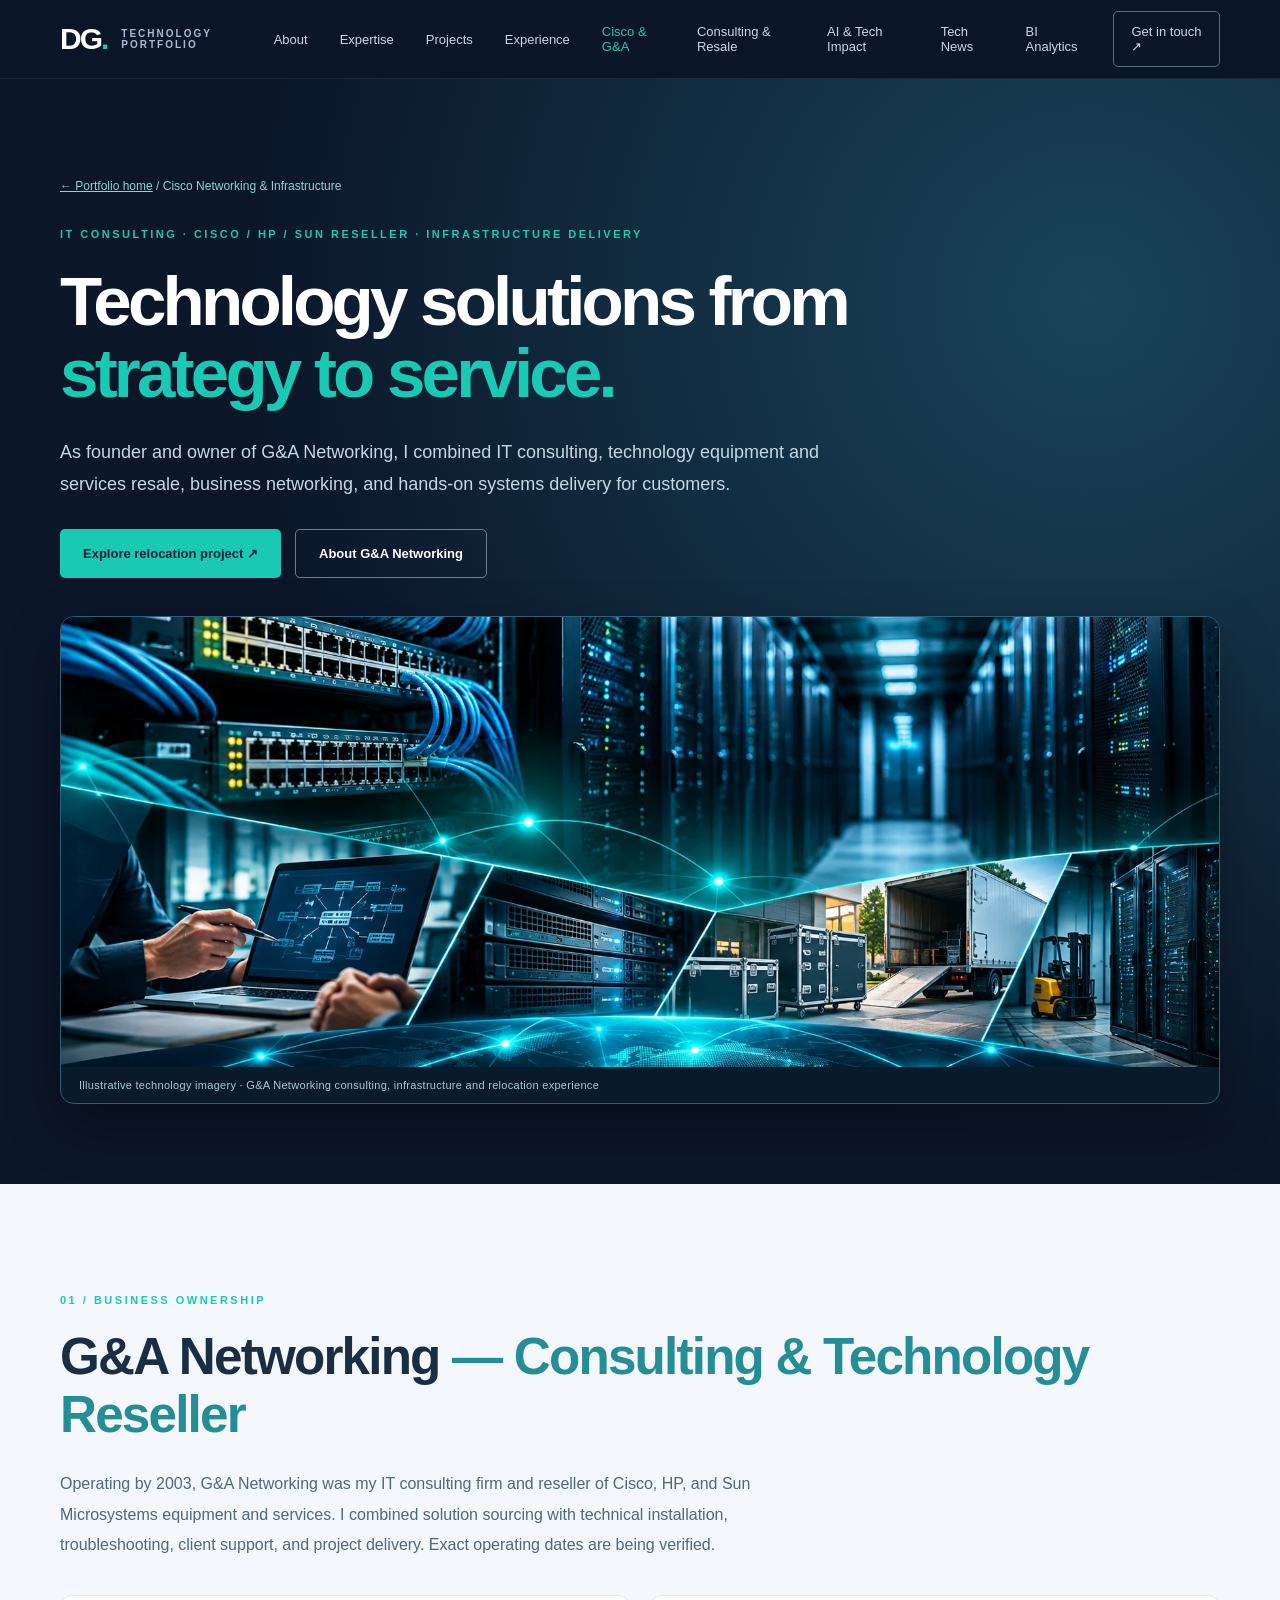
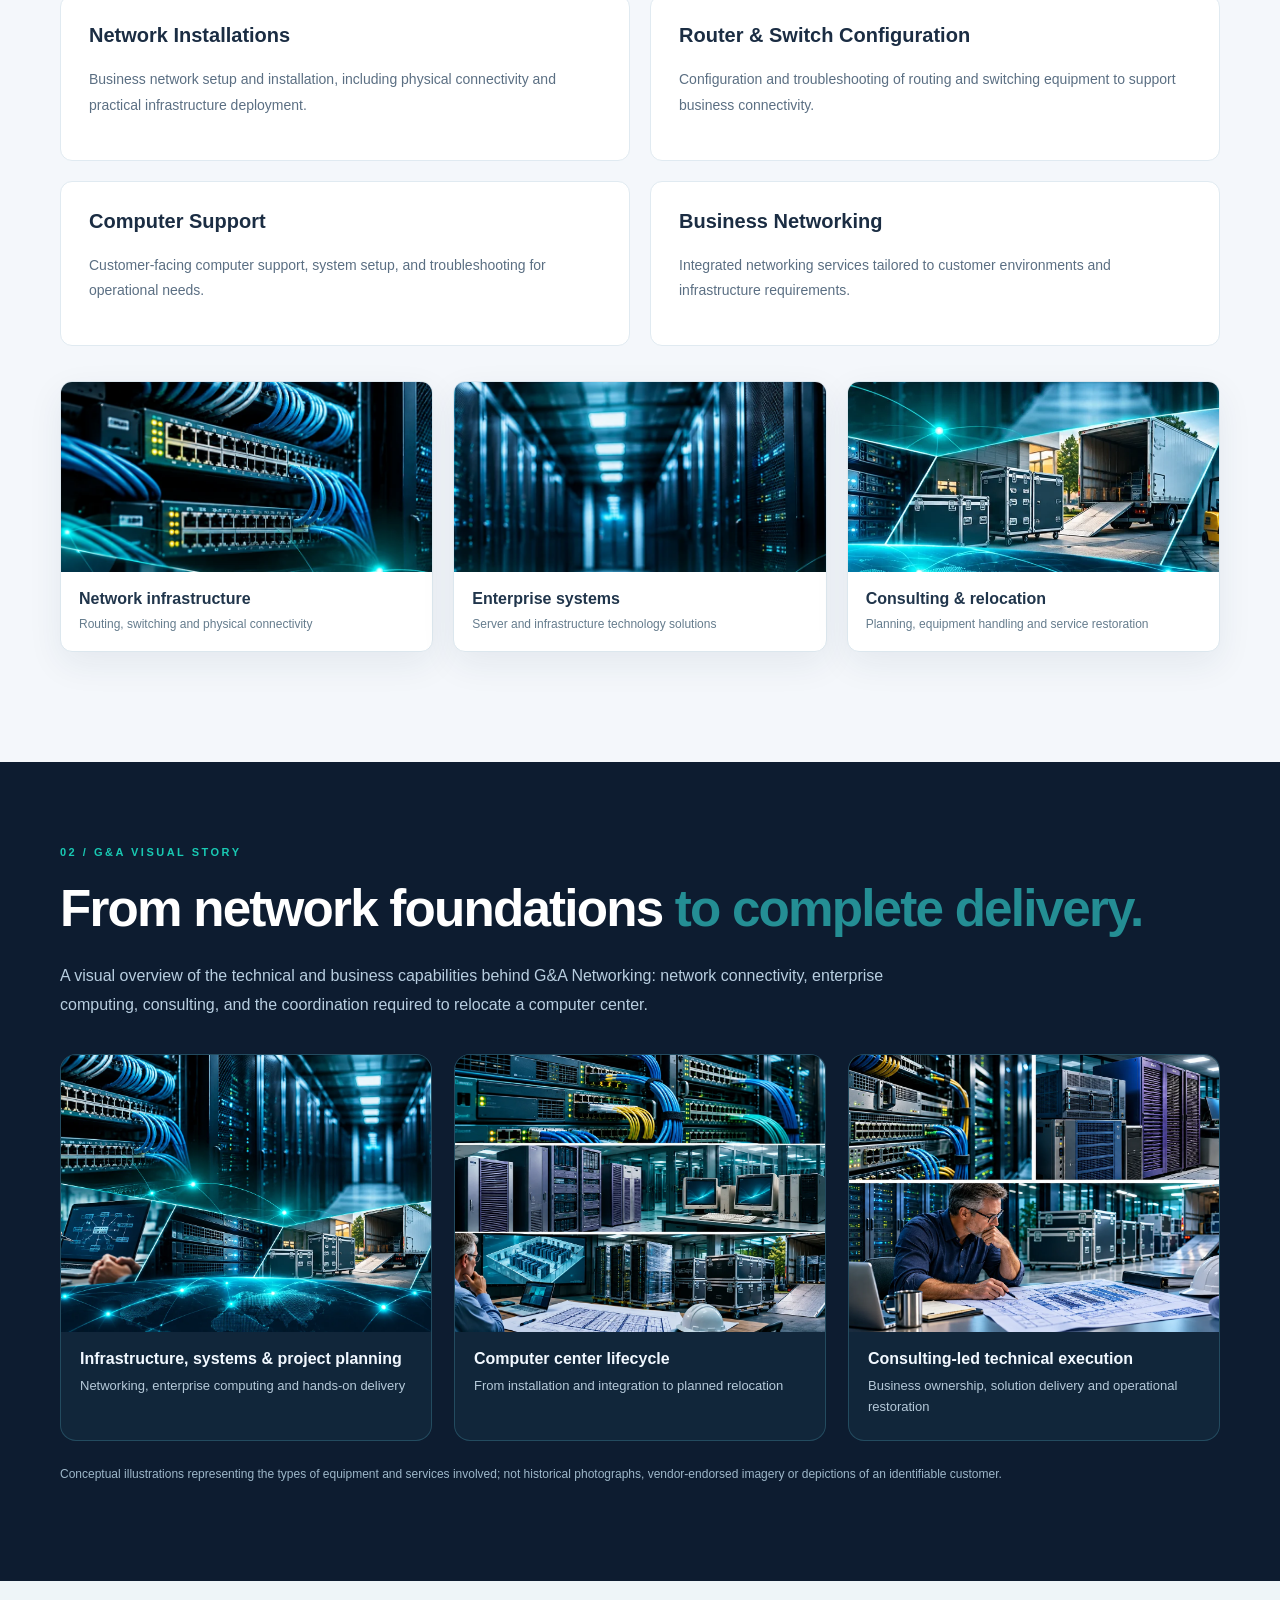
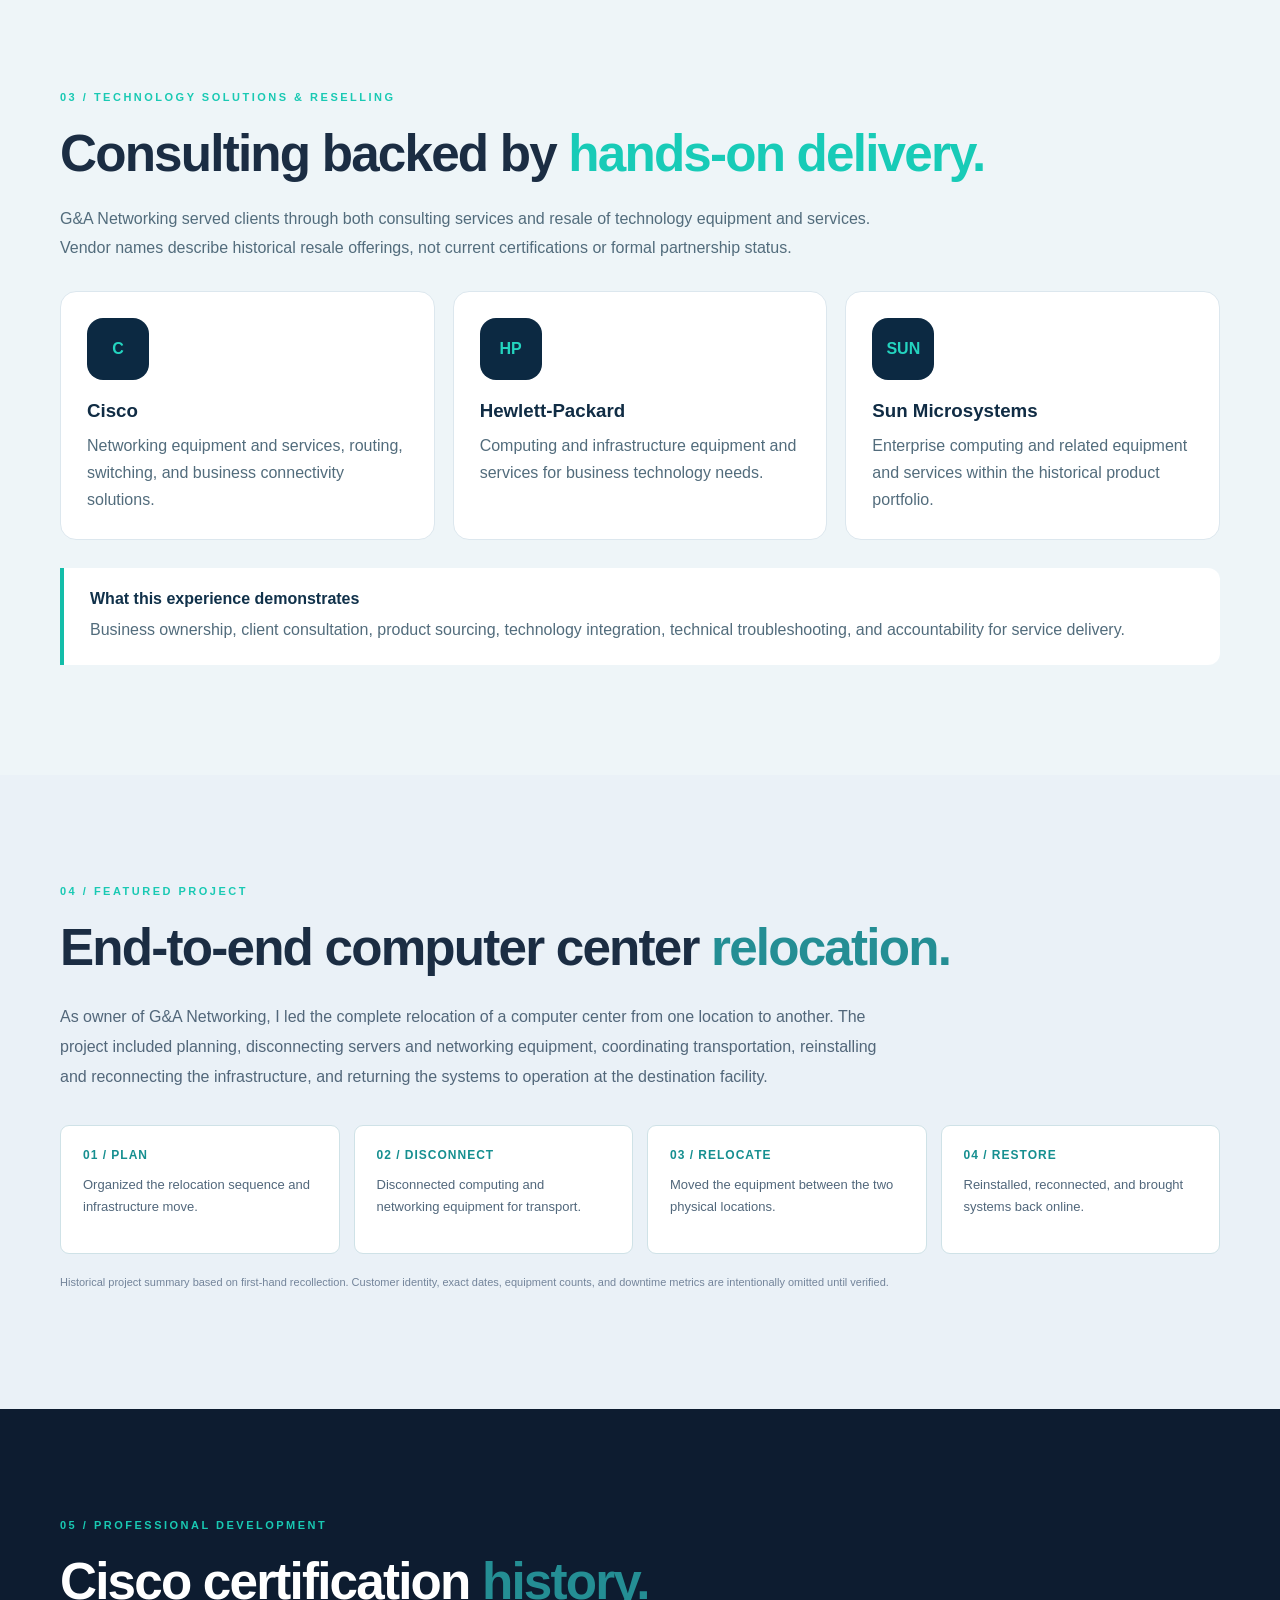
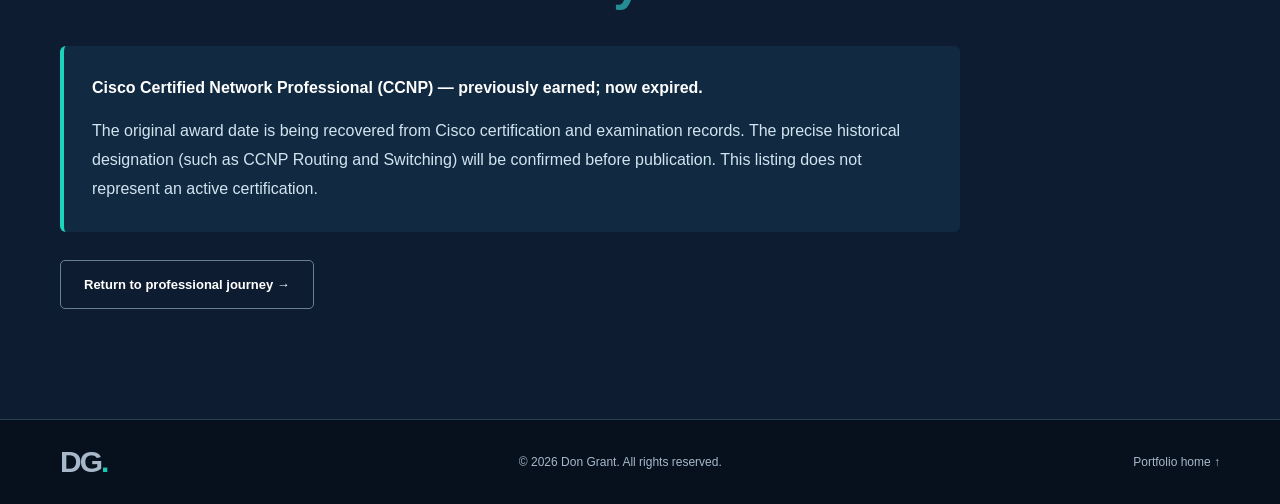
<file: cisco-networking.html>
<!DOCTYPE html>

<html lang="en"><head><meta charset="utf-8"/><meta content="width=device-width, initial-scale=1" name="viewport"/><meta content="G&amp;A Networking IT consulting and reseller of Cisco, HP and Sun Microsystems equipment and services; networking and computer center relocation experience." name="description"/><title>Cisco Networking &amp; Infrastructure | Don Grant</title><link href="styles.css" rel="stylesheet"/>  <!-- Cloudflare Web Analytics --><script type='module' src='https://static.cloudflareinsights.com/beacon.min.js' data-cf-beacon='{"token": "f77d16ba0db749469fe55f6fbad54cef"}'></script><!-- End Cloudflare Web Analytics -->
</head><body><a class="skip" href="#main">Skip to content</a><header class="header"><div class="wrap nav"><a class="brand" href="index.html#home"><span class="brandmark">DG<span>.</span></span><span class="brandcaption">TECHNOLOGY PORTFOLIO</span></a><button aria-expanded="false" aria-label="Toggle navigation" class="menu">☰</button><nav id="nav"><a href="index.html#about">About</a><a href="index.html#expertise">Expertise</a><a href="index.html#projects">Projects</a><a href="index.html#career">Experience</a><a aria-current="page" href="cisco-networking.html">Cisco &amp; G&amp;A</a><a href="#solutions">Consulting &amp; Resale</a><a href="technology-impact.html">AI &amp; Tech Impact</a><a href="technology-impact.html#news">Tech News</a><a href="business-intelligence.html">BI Analytics</a><a class="navcontact" href="index.html#contact">Get in touch ↗</a></nav></div></header><main id="main"><section class="inner-hero"><div class="wrap"><div class="breadcrumb"><a href="index.html">← Portfolio home</a> / Cisco Networking &amp; Infrastructure</div><div class="eyebrow">IT CONSULTING · CISCO / HP / SUN RESELLER · INFRASTRUCTURE DELIVERY</div><h1>Technology solutions from <em>strategy to service.</em></h1><p>As founder and owner of G&amp;A Networking, I combined IT consulting, technology equipment and services resale, business networking, and hands-on systems delivery for customers.</p><div class="inner-actions"><a class="btn primary" href="#relocation">Explore relocation project ↗</a><a class="btn outline" href="#business">About G&amp;A Networking</a></div><figure class="ga-hero-image"><img alt="Illustrative montage of enterprise network infrastructure, data centers, IT consulting and computer center relocation" loading="eager" src="assets/ga-enterprise-infrastructure.webp"/><figcaption>Illustrative technology imagery · G&amp;A Networking consulting, infrastructure and relocation experience</figcaption></figure></div></section><section class="section light" id="business"><div class="wrap"><div class="section-tag">01 / BUSINESS OWNERSHIP</div><h2>G&amp;A Networking <span>— Consulting &amp; Technology Reseller</span></h2><p style="max-width:780px;line-height:1.9;color:#52677a;margin-top:25px">Operating by 2003, G&amp;A Networking was my IT consulting firm and reseller of Cisco, HP, and Sun Microsystems equipment and services. I combined solution sourcing with technical installation, troubleshooting, client support, and project delivery. Exact operating dates are being verified.</p><div class="detail-grid"><article class="detail-card"><h3>Network Installations</h3><p>Business network setup and installation, including physical connectivity and practical infrastructure deployment.</p></article><article class="detail-card"><h3>Router &amp; Switch Configuration</h3><p>Configuration and troubleshooting of routing and switching equipment to support business connectivity.</p></article><article class="detail-card"><h3>Computer Support</h3><p>Customer-facing computer support, system setup, and troubleshooting for operational needs.</p></article><article class="detail-card"><h3>Business Networking</h3><p>Integrated networking services tailored to customer environments and infrastructure requirements.</p></article></div><div class="ga-visual-grid"><figure class="ga-visual-card"><img alt="Network infrastructure — illustrative imagery" loading="lazy" src="assets/ga-network-infrastructure.webp"/><figcaption><strong>Network infrastructure</strong><span>Routing, switching and physical connectivity</span></figcaption></figure><figure class="ga-visual-card"><img alt="Enterprise systems — illustrative imagery" loading="lazy" src="assets/ga-data-center.webp"/><figcaption><strong>Enterprise systems</strong><span>Server and infrastructure technology solutions</span></figcaption></figure><figure class="ga-visual-card"><img alt="Consulting &amp; relocation — illustrative imagery" loading="lazy" src="assets/ga-consulting-relocation.webp"/><figcaption><strong>Consulting &amp; relocation</strong><span>Planning, equipment handling and service restoration</span></figcaption></figure></div></div></section><section class="section dark ga-gallery-section" id="heritage-gallery"><div class="wrap"><div class="section-tag">02 / G&amp;A VISUAL STORY</div><h2>From network foundations <span>to complete delivery.</span></h2><p class="ga-gallery-lead">A visual overview of the technical and business capabilities behind G&amp;A Networking: network connectivity, enterprise computing, consulting, and the coordination required to relocate a computer center.</p><div class="ga-gallery-grid"><figure><img src="assets/ga-heritage-gallery-1.webp" loading="lazy" alt="Illustrative triptych showing network switches, legacy computing systems and relocation planning"/><figcaption><strong>Infrastructure, systems &amp; project planning</strong><span>Networking, enterprise computing and hands-on delivery</span></figcaption></figure><figure><img src="assets/ga-heritage-gallery-2.webp" loading="lazy" alt="Illustrative panels showing switching equipment, computer center systems and equipment transportation"/><figcaption><strong>Computer center lifecycle</strong><span>From installation and integration to planned relocation</span></figcaption></figure><figure><img src="assets/ga-heritage-gallery-3.webp" loading="lazy" alt="Illustrative network hardware, server racks and consultant planning a relocation"/><figcaption><strong>Consulting-led technical execution</strong><span>Business ownership, solution delivery and operational restoration</span></figcaption></figure></div><p class="ga-gallery-disclaimer">Conceptual illustrations representing the types of equipment and services involved; not historical photographs, vendor-endorsed imagery or depictions of an identifiable customer.</p></div></section><section class="section reseller-section" id="solutions"><div class="wrap"><div class="section-tag">03 / TECHNOLOGY SOLUTIONS &amp; RESELLING</div><h2>Consulting backed by <span>hands-on delivery.</span></h2><p class="reseller-lead">G&amp;A Networking served clients through both consulting services and resale of technology equipment and services. Vendor names describe historical resale offerings, not current certifications or formal partnership status.</p><div class="vendor-grid"><article><div class="vendor-monogram">C</div><h3>Cisco</h3><p>Networking equipment and services, routing, switching, and business connectivity solutions.</p></article><article><div class="vendor-monogram">HP</div><h3>Hewlett-Packard</h3><p>Computing and infrastructure equipment and services for business technology needs.</p></article><article><div class="vendor-monogram">SUN</div><h3>Sun Microsystems</h3><p>Enterprise computing and related equipment and services within the historical product portfolio.</p></article></div><div class="reseller-note"><strong>What this experience demonstrates</strong><p>Business ownership, client consultation, product sourcing, technology integration, technical troubleshooting, and accountability for service delivery.</p></div></div></section><section class="section light" id="relocation" style="background:#eaf1f7"><div class="wrap"><div class="section-tag">04 / FEATURED PROJECT</div><h2>End-to-end computer center <span>relocation.</span></h2><p style="max-width:830px;color:#52677a;line-height:1.9;margin-top:24px">As owner of G&amp;A Networking, I led the complete relocation of a computer center from one location to another. The project included planning, disconnecting servers and networking equipment, coordinating transportation, reinstalling and reconnecting the infrastructure, and returning the systems to operation at the destination facility.</p><div class="project-phases"><div class="phase"><b>01 / PLAN</b><p>Organized the relocation sequence and infrastructure move.</p></div><div class="phase"><b>02 / DISCONNECT</b><p>Disconnected computing and networking equipment for transport.</p></div><div class="phase"><b>03 / RELOCATE</b><p>Moved the equipment between the two physical locations.</p></div><div class="phase"><b>04 / RESTORE</b><p>Reinstalled, reconnected, and brought systems back online.</p></div></div><p class="disclaimer">Historical project summary based on first-hand recollection. Customer identity, exact dates, equipment counts, and downtime metrics are intentionally omitted until verified.</p></div></section><section class="section dark" id="certification"><div class="wrap"><div class="section-tag">05 / PROFESSIONAL DEVELOPMENT</div><h2>Cisco certification <span>history.</span></h2><div class="credential-note" style="max-width:900px;margin-top:35px"><strong>Cisco Certified Network Professional (CCNP) — previously earned; now expired.</strong><p style="margin:14px 0 0">The original award date is being recovered from Cisco certification and examination records. The precise historical designation (such as CCNP Routing and Switching) will be confirmed before publication. This listing does not represent an active certification.</p></div><div class="inner-actions"><a class="btn outline" href="index.html#career">Return to professional journey →</a></div></div></section></main><footer><div class="wrap foot"><span class="brandmark">DG<span>.</span></span><span>© <span id="year"></span> Don Grant. All rights reserved.</span><a href="index.html">Portfolio home ↑</a></div></footer><script src="script.js"></script></body></html>
</file>
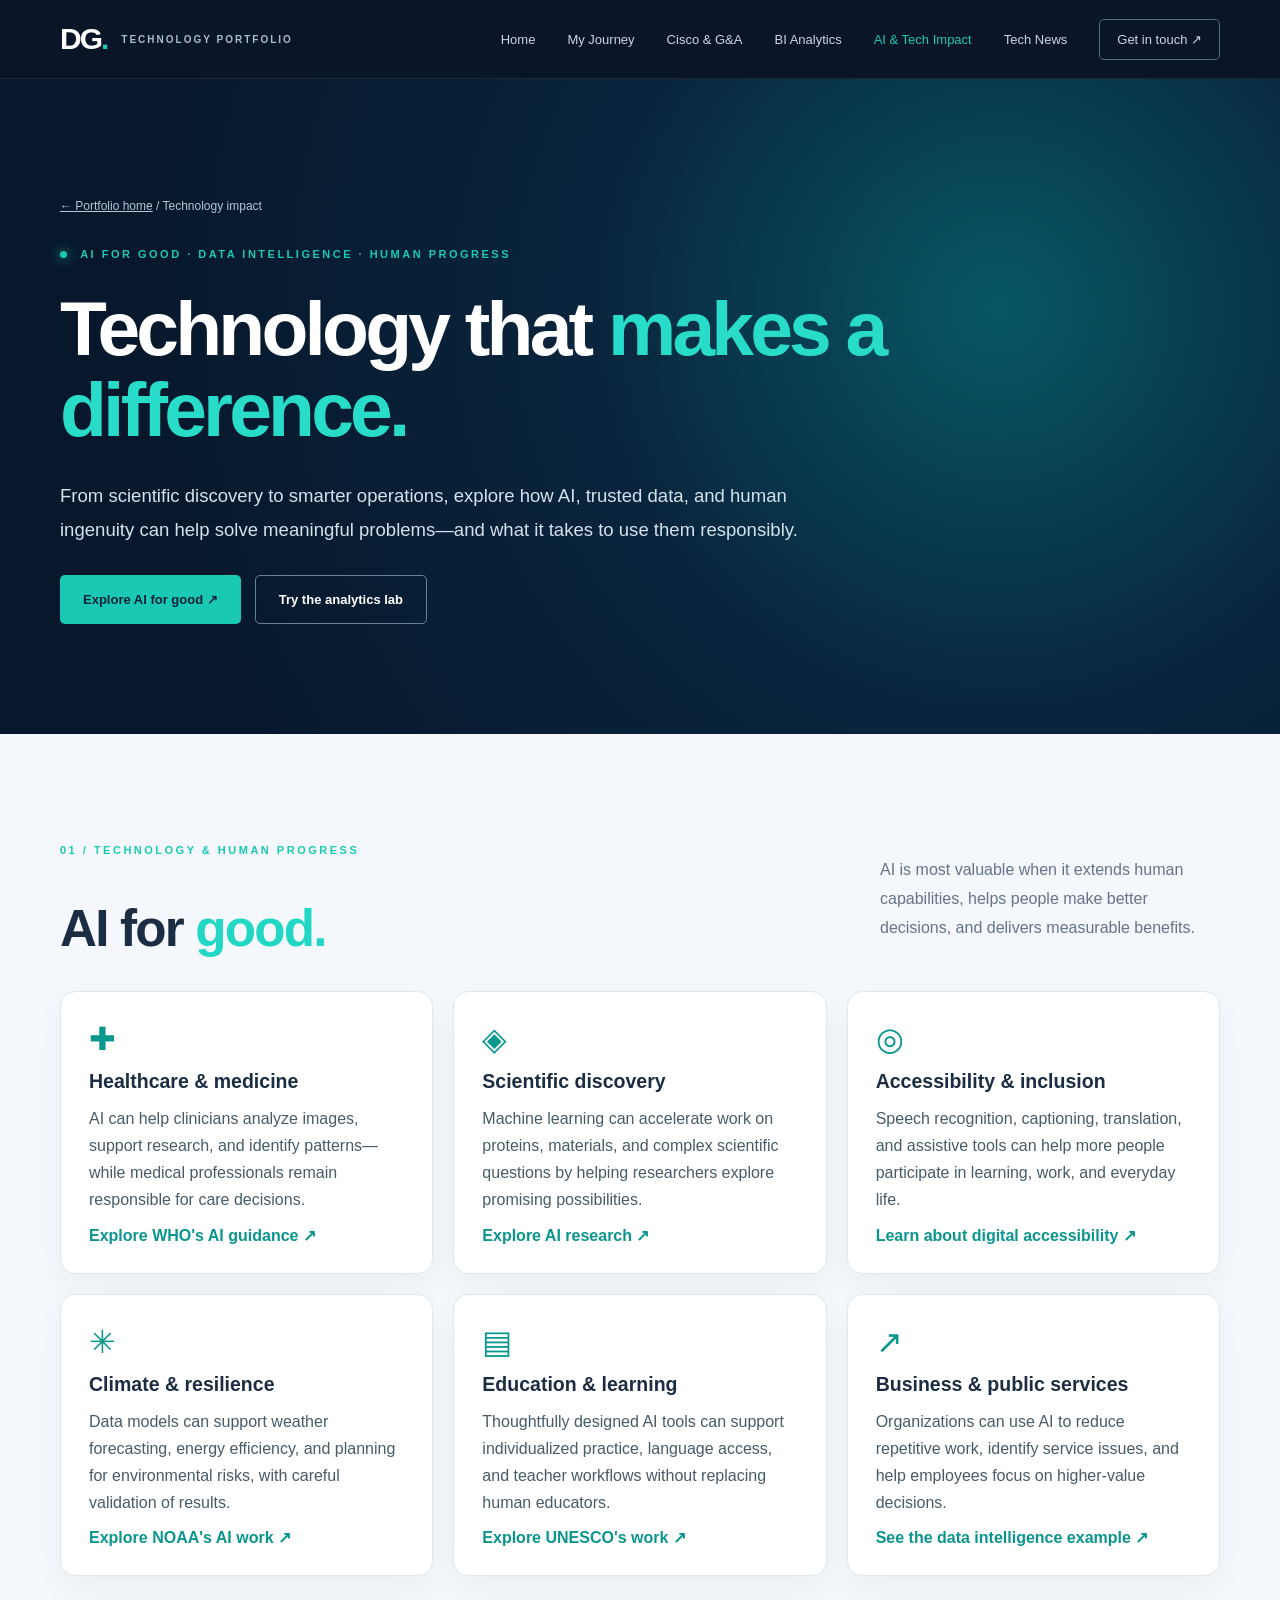
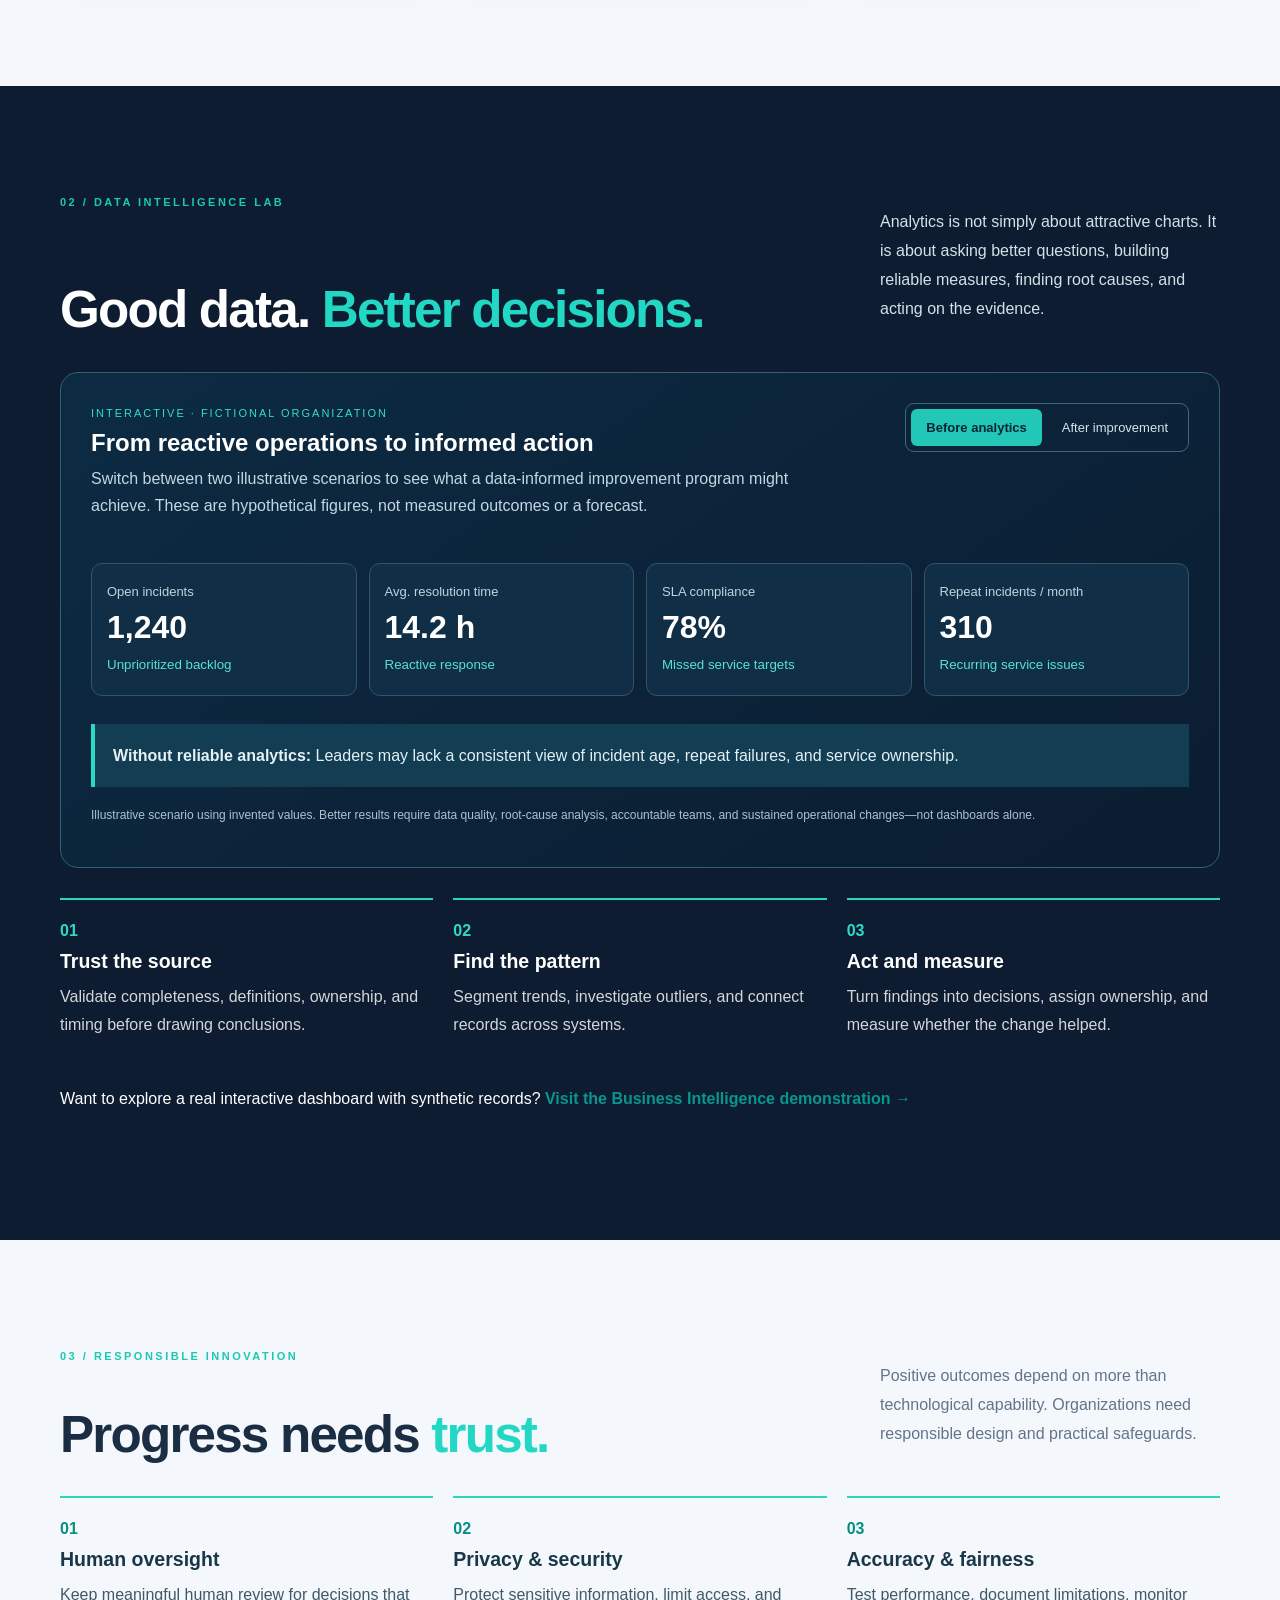
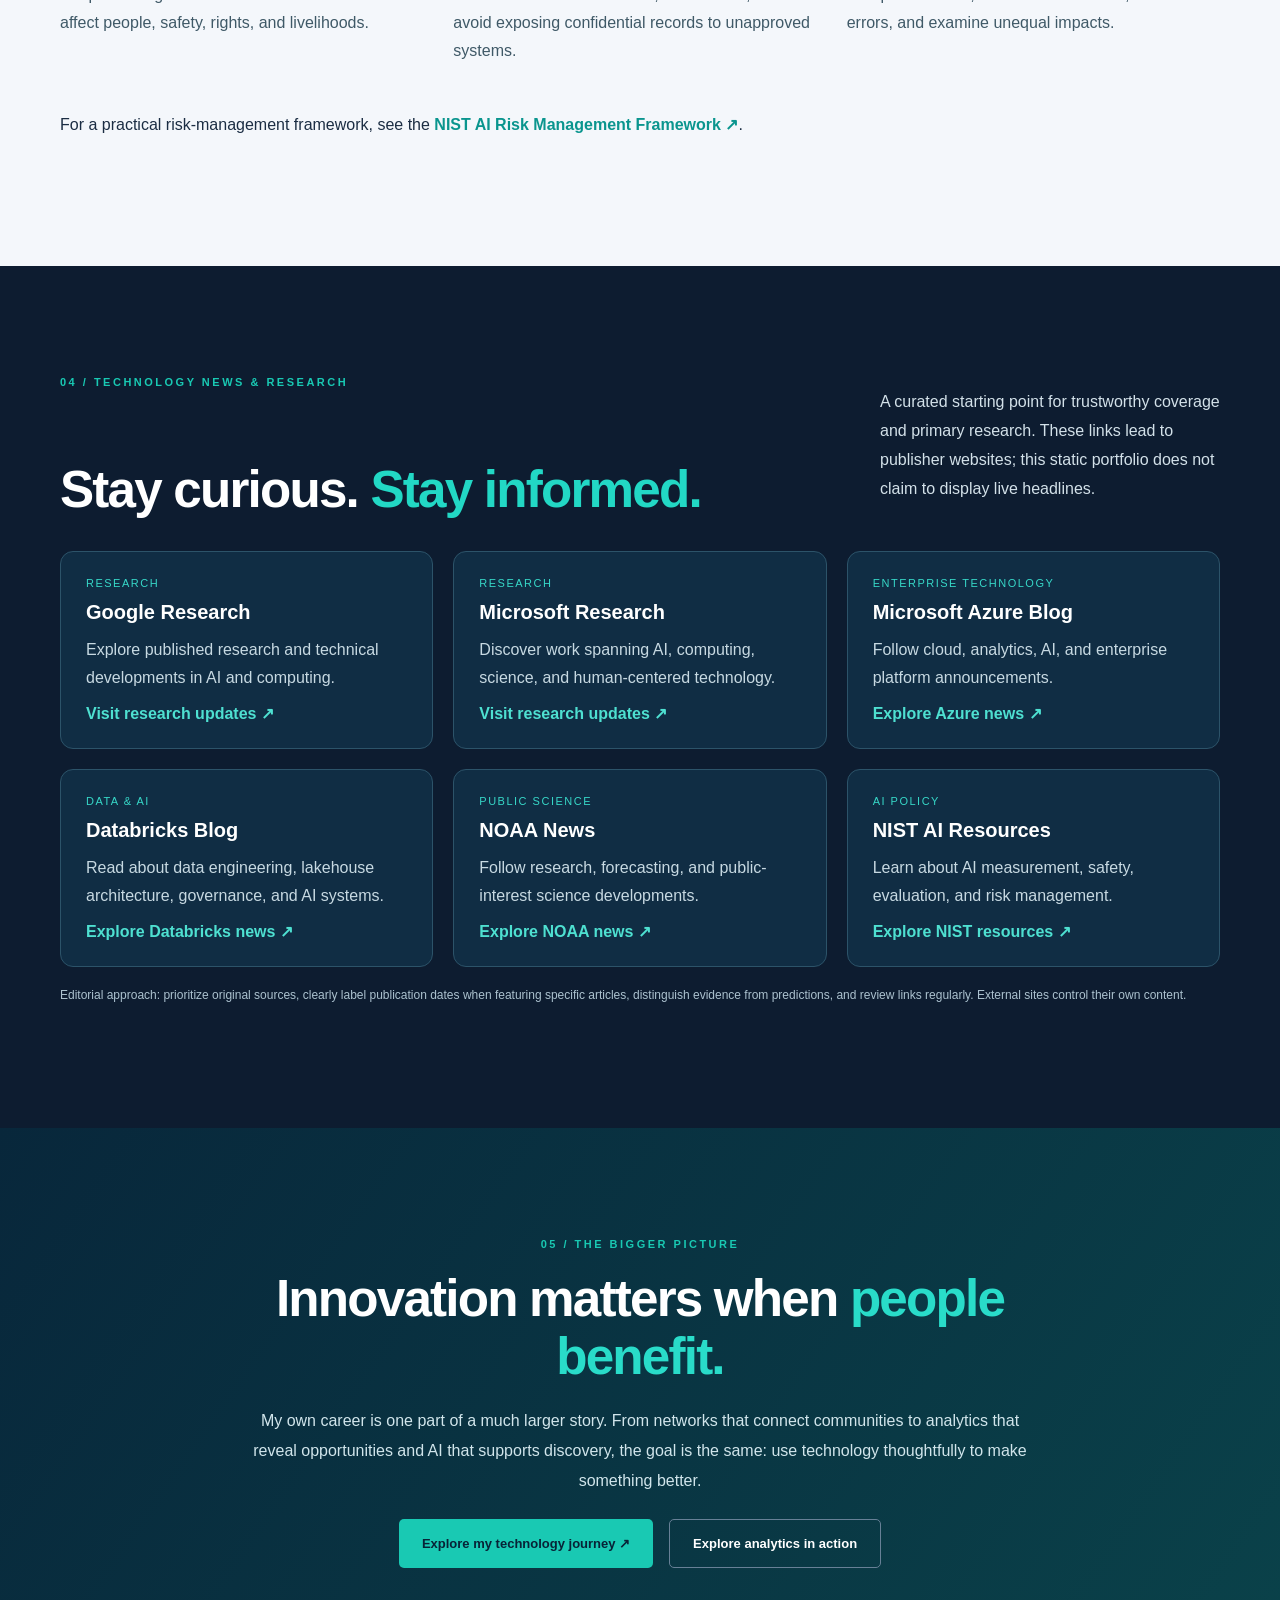
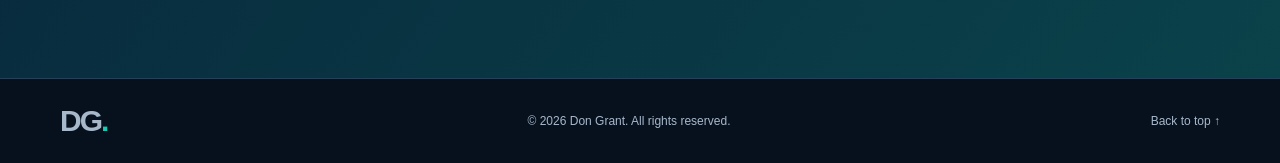
<file: technology-impact.html>
<!doctype html>
<html lang="en"><head><meta charset="utf-8"><meta name="viewport" content="width=device-width,initial-scale=1"><meta name="description" content="Explore AI for good, the power of data intelligence, responsible innovation, and trusted technology news. Don Grant Technology Portfolio."><title>Technology That Makes a Difference | Don Grant</title><link rel="stylesheet" href="styles.css">  <!-- Cloudflare Web Analytics --><script type='module' src='https://static.cloudflareinsights.com/beacon.min.js' data-cf-beacon='{"token": "f77d16ba0db749469fe55f6fbad54cef"}'></script><!-- End Cloudflare Web Analytics -->
</head>
<body><a class="skip" href="#main">Skip to content</a><header class="header"><div class="wrap nav"><a class="brand" href="index.html#home"><span class="brandmark">DG<span>.</span></span><span class="brandcaption">TECHNOLOGY PORTFOLIO</span></a><button class="menu" aria-label="Toggle navigation" aria-expanded="false">☰</button><nav id="nav"><a href="index.html">Home</a><a href="index.html#about">My Journey</a><a href="cisco-networking.html">Cisco &amp; G&amp;A</a><a href="business-intelligence.html">BI Analytics</a><a href="technology-impact.html" aria-current="page">AI &amp; Tech Impact</a><a href="#news">Tech News</a><a class="navcontact" href="index.html#contact">Get in touch ↗</a></nav></div></header>
<main id="main"><section class="impact-hero"><div class="wrap"><div class="breadcrumb"><a href="index.html">← Portfolio home</a> / Technology impact</div><div class="eyebrow"><span class="live"></span> AI FOR GOOD · DATA INTELLIGENCE · HUMAN PROGRESS</div><h1>Technology that <em>makes a difference.</em></h1><p>From scientific discovery to smarter operations, explore how AI, trusted data, and human ingenuity can help solve meaningful problems—and what it takes to use them responsibly.</p><div class="inner-actions"><a class="btn primary" href="#ai-for-good">Explore AI for good ↗</a><a class="btn outline" href="#data-lab">Try the analytics lab</a></div></div><div class="impact-glow" aria-hidden="true"></div></section>
<section class="section light impact-content" id="ai-for-good"><div class="wrap"><div class="section-tag">01 / TECHNOLOGY &amp; HUMAN PROGRESS</div><div class="section-head"><h2>AI for <span>good.</span></h2><p>AI is most valuable when it extends human capabilities, helps people make better decisions, and delivers measurable benefits.</p></div><div class="impact-card-grid">
<article class="impact-card"><div class="impact-card-icon">✚</div><h3>Healthcare &amp; medicine</h3><p>AI can help clinicians analyze images, support research, and identify patterns—while medical professionals remain responsible for care decisions.</p><a href="https://www.who.int/health-topics/artificial-intelligence" target="_blank" rel="noopener noreferrer">Explore WHO's AI guidance ↗</a></article>
<article class="impact-card"><div class="impact-card-icon">◈</div><h3>Scientific discovery</h3><p>Machine learning can accelerate work on proteins, materials, and complex scientific questions by helping researchers explore promising possibilities.</p><a href="https://deepmind.google/science/" target="_blank" rel="noopener noreferrer">Explore AI research ↗</a></article>
<article class="impact-card"><div class="impact-card-icon">◎</div><h3>Accessibility &amp; inclusion</h3><p>Speech recognition, captioning, translation, and assistive tools can help more people participate in learning, work, and everyday life.</p><a href="https://www.w3.org/WAI/" target="_blank" rel="noopener noreferrer">Learn about digital accessibility ↗</a></article>
<article class="impact-card"><div class="impact-card-icon">✳</div><h3>Climate &amp; resilience</h3><p>Data models can support weather forecasting, energy efficiency, and planning for environmental risks, with careful validation of results.</p><a href="https://www.noaa.gov/artificial-intelligence" target="_blank" rel="noopener noreferrer">Explore NOAA's AI work ↗</a></article>
<article class="impact-card"><div class="impact-card-icon">▤</div><h3>Education &amp; learning</h3><p>Thoughtfully designed AI tools can support individualized practice, language access, and teacher workflows without replacing human educators.</p><a href="https://www.unesco.org/en/artificial-intelligence" target="_blank" rel="noopener noreferrer">Explore UNESCO's work ↗</a></article>
<article class="impact-card"><div class="impact-card-icon">↗</div><h3>Business &amp; public services</h3><p>Organizations can use AI to reduce repetitive work, identify service issues, and help employees focus on higher-value decisions.</p><a href="#data-lab">See the data intelligence example ↗</a></article>
</div></div></section>
<section class="section dark impact-content" id="data-lab"><div class="wrap"><div class="section-tag">02 / DATA INTELLIGENCE LAB</div><div class="section-head"><h2>Good data. <span>Better decisions.</span></h2><p>Analytics is not simply about attractive charts. It is about asking better questions, building reliable measures, finding root causes, and acting on the evidence.</p></div><div class="impact-lab"><div class="lab-intro"><div><span class="lab-kicker">INTERACTIVE · FICTIONAL ORGANIZATION</span><h3>From reactive operations to informed action</h3><p>Switch between two illustrative scenarios to see what a data-informed improvement program might achieve. These are hypothetical figures, not measured outcomes or a forecast.</p></div><div class="lab-switch" role="group" aria-label="Choose analytics scenario"><button type="button" class="active" data-scenario="before" aria-pressed="true">Before analytics</button><button type="button" data-scenario="after" aria-pressed="false">After improvement</button></div></div><div class="lab-kpis"><div><span>Open incidents</span><strong data-before="1,240" data-after="720">1,240</strong><small data-before="Unprioritized backlog" data-after="42% fewer open tickets">Unprioritized backlog</small></div><div><span>Avg. resolution time</span><strong data-before="14.2 h" data-after="8.1 h">14.2 h</strong><small data-before="Reactive response" data-after="43% faster resolution">Reactive response</small></div><div><span>SLA compliance</span><strong data-before="78%" data-after="94%">78%</strong><small data-before="Missed service targets" data-after="16 percentage points higher">Missed service targets</small></div><div><span>Repeat incidents / month</span><strong data-before="310" data-after="155">310</strong><small data-before="Recurring service issues" data-after="50% fewer repeats">Recurring service issues</small></div></div><div class="lab-lesson" id="labLesson" aria-live="polite"><b>Without reliable analytics:</b> Leaders may lack a consistent view of incident age, repeat failures, and service ownership.</div><p class="lab-disclaimer">Illustrative scenario using invented values. Better results require data quality, root-cause analysis, accountable teams, and sustained operational changes—not dashboards alone.</p></div><div class="impact-principles"><article><b>01</b><h3>Trust the source</h3><p>Validate completeness, definitions, ownership, and timing before drawing conclusions.</p></article><article><b>02</b><h3>Find the pattern</h3><p>Segment trends, investigate outliers, and connect records across systems.</p></article><article><b>03</b><h3>Act and measure</h3><p>Turn findings into decisions, assign ownership, and measure whether the change helped.</p></article></div><p class="impact-more">Want to explore a real interactive dashboard with synthetic records? <a href="business-intelligence.html">Visit the Business Intelligence demonstration →</a></p></div></section>
<section class="section light impact-content" id="responsible-ai"><div class="wrap"><div class="section-tag">03 / RESPONSIBLE INNOVATION</div><div class="section-head"><h2>Progress needs <span>trust.</span></h2><p>Positive outcomes depend on more than technological capability. Organizations need responsible design and practical safeguards.</p></div><div class="impact-principles responsible"><article><b>01</b><h3>Human oversight</h3><p>Keep meaningful human review for decisions that affect people, safety, rights, and livelihoods.</p></article><article><b>02</b><h3>Privacy &amp; security</h3><p>Protect sensitive information, limit access, and avoid exposing confidential records to unapproved systems.</p></article><article><b>03</b><h3>Accuracy &amp; fairness</h3><p>Test performance, document limitations, monitor errors, and examine unequal impacts.</p></article></div><p class="impact-more">For a practical risk-management framework, see the <a href="https://www.nist.gov/itl/ai-risk-management-framework" target="_blank" rel="noopener noreferrer">NIST AI Risk Management Framework ↗</a>.</p></div></section>
<section class="section dark impact-content" id="news"><div class="wrap"><div class="section-tag">04 / TECHNOLOGY NEWS &amp; RESEARCH</div><div class="section-head"><h2>Stay curious. <span>Stay informed.</span></h2><p>A curated starting point for trustworthy coverage and primary research. These links lead to publisher websites; this static portfolio does not claim to display live headlines.</p></div><div class="impact-news-grid"><article><span>RESEARCH</span><h3>Google Research</h3><p>Explore published research and technical developments in AI and computing.</p><a href="https://research.google/blog/" target="_blank" rel="noopener noreferrer">Visit research updates ↗</a></article><article><span>RESEARCH</span><h3>Microsoft Research</h3><p>Discover work spanning AI, computing, science, and human-centered technology.</p><a href="https://www.microsoft.com/en-us/research/blog/" target="_blank" rel="noopener noreferrer">Visit research updates ↗</a></article><article><span>ENTERPRISE TECHNOLOGY</span><h3>Microsoft Azure Blog</h3><p>Follow cloud, analytics, AI, and enterprise platform announcements.</p><a href="https://azure.microsoft.com/en-us/blog/" target="_blank" rel="noopener noreferrer">Explore Azure news ↗</a></article><article><span>DATA &amp; AI</span><h3>Databricks Blog</h3><p>Read about data engineering, lakehouse architecture, governance, and AI systems.</p><a href="https://www.databricks.com/blog" target="_blank" rel="noopener noreferrer">Explore Databricks news ↗</a></article><article><span>PUBLIC SCIENCE</span><h3>NOAA News</h3><p>Follow research, forecasting, and public-interest science developments.</p><a href="https://www.noaa.gov/news" target="_blank" rel="noopener noreferrer">Explore NOAA news ↗</a></article><article><span>AI POLICY</span><h3>NIST AI Resources</h3><p>Learn about AI measurement, safety, evaluation, and risk management.</p><a href="https://www.nist.gov/artificial-intelligence" target="_blank" rel="noopener noreferrer">Explore NIST resources ↗</a></article></div><p class="news-note">Editorial approach: prioritize original sources, clearly label publication dates when featuring specific articles, distinguish evidence from predictions, and review links regularly. External sites control their own content.</p></div></section>
<section class="section impact-closing"><div class="wrap"><div class="section-tag">05 / THE BIGGER PICTURE</div><h2>Innovation matters when <em>people benefit.</em></h2><p>My own career is one part of a much larger story. From networks that connect communities to analytics that reveal opportunities and AI that supports discovery, the goal is the same: use technology thoughtfully to make something better.</p><div class="impact-actions"><a class="btn primary" href="index.html#about">Explore my technology journey ↗</a><a class="btn outline" href="business-intelligence.html">Explore analytics in action</a></div></div></section></main>
<footer><div class="wrap foot"><span class="brandmark">DG<span>.</span></span><span>© <span id="year"></span> Don Grant. All rights reserved.</span><a href="#main">Back to top ↑</a></div></footer><script src="script.js"></script><script src="technology-impact.js"></script></body></html>
</file>
<file: styles.css>
:root{--navy:#0b1629;--navy2:#10243b;--teal:#19c9b3;--ink:#1b2d43;--muted:#9eb2c8;--white:#f8fbff}*{box-sizing:border-box}html{scroll-behavior:smooth}body{margin:0;font-family:Inter,Segoe UI,Arial,sans-serif;color:var(--ink);background:var(--navy)}a{text-decoration:none;color:inherit}button{font:inherit}.wrap{width:min(1160px,calc(100% - 48px));margin:auto}.skip{position:absolute;top:-60px;left:15px;background:white;padding:12px;z-index:10}.skip:focus{top:10px}.header{position:sticky;top:0;z-index:5;background:#0b1629f5;border-bottom:1px solid #ffffff15;backdrop-filter:blur(12px)}.nav{height:78px;display:flex;align-items:center;justify-content:space-between}.brand{display:flex;align-items:center;gap:14px;color:white}.brandmark{font-size:30px;font-weight:850;letter-spacing:-2px}.brandmark span{color:var(--teal)}.brandcaption{font-size:10px;letter-spacing:2px;color:#a6bdd3;font-weight:700}.nav nav{display:flex;gap:32px;align-items:center;color:#c8d7e7;font-size:13px}.nav nav a:hover,.textlink:hover{color:var(--teal)}.navcontact{border:1px solid #4e7182;padding:12px 17px;border-radius:5px}.menu{display:none;background:none;color:white;border:0;font-size:25px}.hero{position:relative;overflow:hidden;color:white;background:radial-gradient(circle at 80% 30%,#173c58 0%,#0b1629 47%,#08111e 100%)}.glow{position:absolute;width:450px;height:450px;right:-180px;top:100px;border-radius:50%;background:#10a7a224;filter:blur(100px)}.hero-grid{min-height:650px;display:grid;grid-template-columns:1.07fr .93fr;gap:55px;align-items:center;padding-top:65px;padding-bottom:75px}.eyebrow,.section-tag{font-size:11px;letter-spacing:2.5px;color:var(--teal);font-weight:800}.live{display:inline-block;width:7px;height:7px;background:var(--teal);border-radius:50%;margin-right:8px;box-shadow:0 0 12px var(--teal)}h1,h2,h3,p{margin-top:0}h1{font-size:clamp(50px,5.4vw,79px);line-height:1.04;letter-spacing:-3.8px;margin:26px 0}h1 em,.contact h2 em{font-style:normal;color:var(--teal)}.intro{font-size:19px;line-height:1.7;color:#d3e0eb;max-width:590px}.intro strong{color:white}.subintro{font-size:14px;line-height:1.9;color:#9eb3c8;max-width:570px}.actions{display:flex;gap:13px;margin-top:32px;flex-wrap:wrap}.btn{display:inline-flex;gap:20px;align-items:center;justify-content:center;padding:16px 23px;border-radius:5px;font-size:13px;font-weight:750}.primary{background:var(--teal);color:#082337}.primary:hover{background:#55e6d5}.outline{border:1px solid #678096;color:white}.outline:hover{border-color:var(--teal);color:var(--teal)}.hero-facts{display:flex;gap:22px;margin-top:66px;flex-wrap:wrap}.hero-facts div{padding-right:22px;border-right:1px solid #395169}.hero-facts div:last-child{border:0}.hero-facts b{display:block;font-size:17px}.hero-facts span{display:block;color:#8ea8c0;font-size:11px;margin-top:6px}.hero-art{position:relative;background:linear-gradient(145deg,#0f2741,#0b1a2c);border:1px solid #31526a;border-radius:17px;padding:25px 20px;box-shadow:0 30px 80px #0005}.art-label{font-size:10px;letter-spacing:2px;color:#9db7ca}.hero-art svg{width:100%;height:auto}.art-footer{display:flex;justify-content:space-between;gap:5px;color:#7fa6b9;font-size:8px;letter-spacing:1px}.section{padding:110px 0}.light{background:#f4f7fb}.about-grid{display:grid;grid-template-columns:1fr 1fr;gap:100px}.section h2{font-size:clamp(36px,4vw,54px);letter-spacing:-1.8px;line-height:1.14;margin:22px 0 0}.section h2 span{color:#248e94}.about-grid p{color:#516277;line-height:1.9;font-size:16px}.textlink{font-weight:750;color:#117f84;font-size:14px}.dark{background:#0d1c30;color:white}.section-head{display:flex;justify-content:space-between;align-items:end;gap:60px;margin-bottom:35px}.section-head p{max-width:340px;color:#a7bacd;line-height:1.8}.cards{display:grid;grid-template-columns:repeat(3,1fr);gap:18px}.skill{border:1px solid #2a425b;background:#12263e;padding:30px;border-radius:9px;transition:transform .2s,border-color .2s}.skill:hover{transform:translateY(-4px);border-color:#1fcdb6}.skill-icon{font-size:29px;color:var(--teal);margin-bottom:25px}.skill h3{font-size:19px;margin-bottom:12px}.skill p{font-size:13px;line-height:1.8;color:#aabdd0;min-height:90px}.tags{display:flex;flex-wrap:wrap;gap:6px}.tags span{font-size:10px;padding:7px 9px;background:#1b3951;color:#b2e6e1;border-radius:3px}.light .section-head p{color:#63748a}.project-grid{display:grid;grid-template-columns:repeat(3,1fr);gap:22px}.project{background:white;border:1px solid #e2e9f0;border-radius:10px;overflow:hidden;box-shadow:0 8px 30px #0c2e4810}.project-visual{height:220px;background:#0d2239;position:relative;overflow:hidden}.viz-one{padding:25px}.mini-top{display:flex;justify-content:space-between;font-size:10px;letter-spacing:1px;color:#9bb9d1}.mini-top span{color:var(--teal)}.mini-stats{display:flex;gap:10px;margin:28px 0 15px}.mini-stats span{flex:1;background:#183851;padding:12px 8px;font-size:9px;color:#a3b9cc}.mini-stats b{display:block;color:white;font-size:21px;margin-bottom:5px}.viz-one svg{width:100%;height:70px}.viz-two{background:radial-gradient(circle,#183c53,#0c1e31)}.viz-two svg{width:100%;height:100%}.network-node{position:absolute;z-index:1;color:#d9fbf5;background:#1b4a5a;border:1px solid #2bc5b7;padding:11px 13px;border-radius:7px;font-size:11px;transform:translate(-50%,-50%)}.center{left:50%;top:50%;background:#197e80}.n1{left:21%;top:24%}.n2{left:79%;top:24%}.n3{left:21%;top:80%}.n4{left:79%;top:80%}.viz-three{display:flex;align-items:center;justify-content:center;padding:25px;background:radial-gradient(circle at top right,#1c5160,#0c1e31)}.terminal{width:100%;border:1px solid #2e6673;background:#091b2c;border-radius:8px;padding:20px;display:flex;flex-direction:column;gap:15px;font:12px Consolas,monospace;color:#8fe0c8}.terminal span:first-child{color:#e5f4ff}.terminal .prompt{color:#79b7ff}.terminal .cursor{color:#16d8c0}.project-body{padding:27px}.project-kicker{font-size:10px;letter-spacing:1.5px;font-weight:800;color:#168b90}.project h3{font-size:20px;margin:12px 0}.project p{font-size:13px;line-height:1.8;color:#63748a;min-height:95px}.coming{font-size:11px;color:#6a8196;background:#eff5f8;padding:8px 10px;border-radius:4px}.disclaimer{font-size:11px;color:#73849a;margin-top:22px}.career{background:#112840;color:white}.career-grid{display:grid;grid-template-columns:1fr 1fr;gap:100px}.career h2 span{color:var(--teal)}.career p{color:#b4c6d6;line-height:1.85}.career .btn{margin-top:18px}.timeline{border-left:1px solid #2d6b73;padding-left:30px}.timeline-item{position:relative;padding:0 0 38px}.timeline-item:before{content:"";position:absolute;left:-36px;top:4px;width:11px;height:11px;border-radius:50%;background:var(--teal)}.timeline-item span{font-size:10px;letter-spacing:1.8px;color:var(--teal);font-weight:800}.timeline-item h3{font-size:21px;margin:10px 0}.timeline-item p{font-size:13px}.contact{background:#081625;color:white;text-align:center}.contact-inner{max-width:720px}.contact h2{font-size:clamp(38px,5vw,60px)}.contact p{color:#adc2d5;line-height:1.8;margin:24px auto}.contact-note{font-size:11px;opacity:.75}.foot{display:flex;align-items:center;justify-content:space-between;gap:15px;padding:25px 0;color:#a7b8ca;font-size:12px}footer{background:#07111e;border-top:1px solid #284057}footer a:hover{color:var(--teal)}@media(max-width:900px){.hero-grid,.about-grid,.career-grid{grid-template-columns:1fr;gap:45px}.hero-grid{padding-top:85px}.hero-art{max-width:560px}.cards,.project-grid{grid-template-columns:repeat(2,1fr)}.section-head{display:block}.section-head p{margin-top:25px}.nav nav{gap:16px}}@media(max-width:640px){.wrap{width:min(100% - 34px,1160px)}.nav{height:68px}.brandcaption{font-size:8px}.menu{display:block}.nav nav{display:none;position:absolute;left:0;right:0;top:68px;background:#0b1629;padding:20px;flex-direction:column;align-items:stretch;border-bottom:1px solid #28475b}.nav nav.open{display:flex}.hero-grid{padding-top:70px;min-height:auto}.hero-facts{margin-top:38px}.hero-facts div{border:0}.section{padding:72px 0}.cards,.project-grid{grid-template-columns:1fr}.skill p,.project p{min-height:0}.foot{flex-wrap:wrap}h1{letter-spacing:-2px}.about-grid{gap:25px}}

.case-link,.timeline-link{display:inline-block;color:#0a9694;font-size:13px;font-weight:750;margin-top:8px}.case-link:hover,.timeline-link:hover{text-decoration:underline}.timeline-link{color:#60e5d4}.feature-project{grid-column:1/-1;display:grid;grid-template-columns:1.6fr 1fr;gap:35px;background:#e7f2f4;border:1px solid #c9e1e6;border-radius:12px;padding:34px;margin-top:24px}.feature-project h3{font-size:27px;margin:12px 0}.feature-project p{line-height:1.8;color:#52677a}.feature-steps{display:grid;grid-template-columns:1fr 1fr;gap:12px;align-content:center}.feature-steps span{background:#102940;color:#b9f5ed;border:1px solid #285669;border-radius:8px;padding:19px 12px;font-size:11px;letter-spacing:1px;text-align:center}.inner-hero{padding:100px 0 80px;color:white;background:radial-gradient(circle at 85% 20%,#19445a,#0b1629 60%)}.inner-hero h1{max-width:880px}.inner-hero p{max-width:760px;line-height:1.8;color:#c4d8e5;font-size:18px}.breadcrumb{font-size:12px;color:#83d9d0;margin-bottom:35px}.breadcrumb a{text-decoration:underline}.detail-grid{display:grid;grid-template-columns:repeat(2,1fr);gap:20px;margin-top:35px}.detail-card{background:white;border:1px solid #e0eaf1;border-radius:12px;padding:28px}.detail-card h3{font-size:20px}.detail-card p{color:#5b6f83;line-height:1.8;font-size:14px}.project-phases{display:grid;grid-template-columns:repeat(4,1fr);gap:14px;margin-top:32px}.phase{border:1px solid #cfe2e7;border-radius:9px;padding:22px;background:white}.phase b{display:block;color:#168f90;font-size:12px;letter-spacing:1px;margin-bottom:12px}.phase p{font-size:13px;color:#51677b;line-height:1.7}.credential-note{background:#112a42;border-left:4px solid #1ed3bb;padding:28px;border-radius:6px;color:#d2e4ef;line-height:1.8}.credential-note strong{color:white}.inner-actions{display:flex;gap:14px;flex-wrap:wrap;margin-top:28px}@media(max-width:900px){.feature-project{grid-template-columns:1fr}.project-phases{grid-template-columns:repeat(2,1fr)}}@media(max-width:640px){.detail-grid,.project-phases{grid-template-columns:1fr}.inner-hero{padding:65px 0}.feature-steps{grid-template-columns:1fr 1fr}}
/* Version 3 analytics showcase */
.inner-hero h1 em{color:var(--teal);font-style:normal}.demo-banner{background:#e7f6f4;border:1px solid #a6d9d2;color:#174f54;padding:14px 18px;border-radius:8px;font-size:12px;margin:25px 0 22px}.demo-banner strong{margin-right:12px;letter-spacing:1px}.dash-shell{background:#0d1c30;color:#e9f4ff;border:1px solid #2c4b62;border-radius:14px;padding:25px;box-shadow:0 22px 50px #0b294020}.dash-top{display:flex;justify-content:space-between;align-items:center;gap:16px}.dash-top h3{font-size:24px;margin:8px 0 0}.dash-eyebrow{font-size:10px;letter-spacing:2px;color:#46d6c3}.dash-actions{display:flex;gap:8px}.dash-actions button{background:#1a3b50;border:1px solid #3b6c7b;color:#d8f5f0;border-radius:5px;padding:11px 14px;cursor:pointer;font-weight:700}.dash-actions button:hover{background:#23566a}.dash-filters{display:grid;grid-template-columns:repeat(4,1fr);gap:12px;margin:25px 0}.dash-filters label{font-size:11px;color:#a7c4d6;display:flex;flex-direction:column;gap:7px}.dash-filters select{background:#152e45;color:white;border:1px solid #386078;border-radius:5px;padding:11px;width:100%}.kpi-grid{display:grid;grid-template-columns:repeat(4,1fr);gap:13px}.kpi{background:#153249;border:1px solid #31556a;border-radius:9px;padding:19px;min-width:0}.kpi span,.kpi small{display:block;color:#a6c1d2;font-size:12px}.kpi strong{display:block;color:white;font-size:34px;letter-spacing:-1px;margin:13px 0 8px}.kpi small{font-size:10px}.dash-panels{display:grid;grid-template-columns:1.25fr 1fr;gap:14px;margin-top:16px}.dash-panel{background:#132b42;border:1px solid #31526b;border-radius:9px;padding:22px;min-width:0}.dash-panel h4{font-size:16px;margin:0 0 6px}.dash-panel p{font-size:11px;color:#a1b8c8;margin:0 0 14px}.chart-slot{height:205px}.chart-slot svg{width:100%;height:100%;overflow:visible}.chart-legend{display:flex;gap:18px;justify-content:center;color:#b9cfdf;font-size:11px}.dot{display:inline-block;width:9px;height:9px;border-radius:50%;margin-right:6px}.y24{background:#28dbc2}.y25{background:#79b5ff}.y26{background:#ffca82}.bar-slot{min-height:215px}.bar-row{display:grid;grid-template-columns:75px 1fr 34px;gap:12px;align-items:center;margin:17px 0;font-size:12px;color:#d5e7f2}.bar-track{height:13px;background:#254157;border-radius:4px;overflow:hidden}.bar-fill{height:100%;border-radius:4px;background:linear-gradient(90deg,#1fc8b7,#66dce0)}.bar-row b{text-align:right}.dash-status{font-size:11px;color:#a7c2d4;margin:17px 0 0}.screen-feature{display:grid;grid-template-columns:.75fr 1.25fr;align-items:center;gap:32px;margin-top:65px}.screen-feature h3{font-size:27px}.screen-feature p,.tech-notes{color:#54697e;line-height:1.9}.screen-feature a{color:#07848c;font-weight:700;font-size:13px}.screen-feature img{display:block;width:100%;border-radius:10px;box-shadow:0 15px 40px #0a2b4233}.pipeline{display:flex;align-items:stretch;gap:10px;margin:45px 0}.pipeline>div{flex:1;border:1px solid #30536b;background:#142e46;border-radius:9px;padding:22px}.pipeline>div b{color:var(--teal);font-size:12px}.pipeline>div h3{font-size:17px;margin:16px 0 10px}.pipeline>div p{color:#adc5d5;font-size:12px;line-height:1.8}.pipeline>span{align-self:center;color:var(--teal);font-size:23px}.dark .detail-card{background:#16324b;border-color:#31536b}.dark .detail-card h3{color:#f0faff}.dark .detail-card p{color:#b6cad9}.tech-notes{max-width:800px;margin:26px 0}.nav a[aria-current="page"]{color:var(--teal)}@media(max-width:900px){.dash-panels,.screen-feature{grid-template-columns:1fr}.pipeline{flex-wrap:wrap}.pipeline>div{flex-basis:42%}.pipeline>span{display:none}}@media(max-width:640px){.dash-top{display:block}.dash-actions{margin-top:16px;flex-wrap:wrap}.dash-filters,.kpi-grid{grid-template-columns:repeat(2,1fr)}.dash-shell{padding:13px}.dash-panel{padding:15px}.kpi{padding:13px}.kpi strong{font-size:25px}.bar-row{grid-template-columns:63px 1fr 25px;gap:6px}.pipeline>div{flex-basis:100%}}

/* Version 4 — cinematic technology story */
.cinematic-section{background:#071522;color:#f5fbff;padding:84px 0 94px;border-top:1px solid #244259}.cinema-heading{display:flex;align-items:end;justify-content:space-between;gap:28px;margin-bottom:28px}.cinema-heading h2{font-size:clamp(32px,3.8vw,49px);line-height:1.13;letter-spacing:-1.5px;margin:18px 0}.cinema-heading h2 span{color:#24cbbb}.cinema-heading p{color:#a7bfd0;line-height:1.7;margin:0}.cinema-heading-actions{display:flex;gap:9px;flex-shrink:0}.film-action{border:1px solid #45667c;background:#142e44;color:#d8f8f3;border-radius:5px;padding:12px 16px;cursor:pointer;font-size:12px;font-weight:700}.film-action:hover,.film-controls button:hover{background:#23556a}.film-frame{aspect-ratio:16/9;min-height:260px;position:relative;overflow:hidden;border:1px solid #2b6472;border-radius:13px;background:#061422;box-shadow:0 28px 85px #0008;isolation:isolate}.film-frame canvas{width:100%;height:100%;display:block;position:absolute;inset:0}.film-vignette{position:absolute;inset:0;pointer-events:none;background:radial-gradient(ellipse at center,transparent 24%,#04101d7a 90%),linear-gradient(0deg,#05111fd9,transparent 30%,transparent 70%,#05111f66)}.film-top,.film-bottom{position:absolute;left:4%;right:4%;display:flex;justify-content:space-between;z-index:2}.film-top{top:5%;font-size:clamp(9px,.95vw,12px);letter-spacing:2px;color:#b2d9df}.film-pulse{display:inline-block;width:7px;height:7px;border-radius:50%;background:#20e2c8;box-shadow:0 0 16px #20e2c8;margin-right:8px}.film-center{position:absolute;left:9%;right:9%;top:48%;transform:translateY(-50%);text-align:center;z-index:2;text-shadow:0 3px 25px #020c1c}.film-overline{font-size:clamp(10px,1vw,13px);color:#44edcf;letter-spacing:4px;font-weight:800}.film-center h3{font-size:clamp(29px,5.1vw,75px);line-height:1.09;letter-spacing:-2px;margin:22px auto 18px;max-width:960px;color:white}.film-center p{font-size:clamp(12px,1.55vw,19px);color:#d2e5f2;max-width:750px;margin:auto;line-height:1.65}.film-bottom{bottom:4.5%;display:block}.film-timeline{height:3px;background:#52738666;border-radius:8px;overflow:hidden}.film-timeline div{height:100%;width:0;background:linear-gradient(90deg,#1bd4bb,#83baff);box-shadow:0 0 10px #1bd4bb}.film-controls{display:flex;align-items:center;justify-content:space-between;margin-top:11px;font-size:11px;color:#b9d4e2}.film-controls button{color:#d9f7f2;background:#14364b99;border:1px solid #3c6a76;border-radius:4px;padding:7px 11px;cursor:pointer;font-size:11px}.film-start{position:absolute;inset:0;z-index:3;display:grid;place-items:center;text-align:center;background:radial-gradient(circle at 50% 35%,#123c54dd,#05111ff5 75%)}.film-start[hidden]{display:none}.film-start-inner{padding:18px}.film-start-mark{font-size:clamp(58px,9vw,126px);font-weight:850;letter-spacing:-9px;line-height:1}.film-start-mark span{color:#22d5c0}.film-start p{font-size:clamp(13px,1.6vw,20px);color:#c6deec;margin:18px 0 28px}.film-start button{background:#1bd0ba;color:#062437;border:0;border-radius:5px;padding:16px 25px;font-weight:800;cursor:pointer}.film-start button:hover{background:#6ff2dc}.film-start small{display:block;color:#89aabb;margin-top:17px}.cinema-caption{display:flex;justify-content:space-between;flex-wrap:wrap;gap:12px;color:#84acb9;font-size:10px;letter-spacing:.5px;margin-top:17px}.film-frame.theater{position:fixed;inset:2.5vh 2.5vw;z-index:1000;width:95vw;height:95vh;aspect-ratio:auto;border-radius:10px;box-shadow:0 0 0 100vmax #020910f2}.film-frame.theater .film-center h3{font-size:clamp(38px,6vw,100px)}.film-frame.theater #film-close{display:inline-block}body.film-theater-open{overflow:hidden}@media(max-width:700px){.cinematic-section{padding:60px 0}.cinema-heading{display:block}.cinema-heading-actions{margin-top:22px}.film-center h3{letter-spacing:-.7px;margin:12px auto}.film-overline{letter-spacing:1.8px}.film-top{letter-spacing:.7px}.film-frame{min-height:240px}.film-center{left:6%;right:6%}.film-controls button{padding:6px}.cinema-caption{display:none}}@media(prefers-reduced-motion:reduce){.film-pulse{box-shadow:none}}

/* Version 6: entrepreneurship, consulting and MEAP storytelling */
.consulting-section{background:linear-gradient(135deg,#071526,#102b44);color:#edf7ff}.consulting-section .section-head p,.consulting-section p{color:#b9cadb}.consulting-section h2 span,.meap-section h2 span,.reseller-section h2 span{color:#18cbb7}.consulting-grid{display:grid;grid-template-columns:1.1fr 1fr;gap:30px;margin-top:38px}.consulting-spotlight{padding:38px;border:1px solid #356078;border-radius:20px;background:linear-gradient(140deg,#13334d,#0b1d31)}.spotlight-kicker{color:#20d7bd;letter-spacing:.16em;font-size:12px;font-weight:800}.consulting-spotlight h3{font-size:clamp(24px,3vw,36px);line-height:1.2;margin:18px 0}.consulting-spotlight p{line-height:1.8;margin-bottom:25px}.partner-chips{display:flex;flex-wrap:wrap;gap:9px;margin-bottom:28px}.partner-chips span{border:1px solid #47718a;border-radius:30px;padding:8px 14px;font-size:13px;color:#e4f4fc}.consulting-capabilities{display:grid;gap:14px}.consulting-capabilities article{display:flex;gap:18px;padding:22px;border:1px solid #2a4b65;border-radius:16px;background:#112a41}.consulting-capabilities article>span{color:#1dd5be;font-weight:800}.consulting-capabilities h3{color:white;margin:0 0 8px}.consulting-capabilities p{line-height:1.65;margin:0}.meap-section{background:#f1f6f9}.meap-flow{display:flex;align-items:stretch;gap:10px;margin:34px 0}.meap-flow>div{flex:1;min-width:0;background:#fff;border:1px solid #d8e5ec;border-radius:15px;padding:22px;display:flex;flex-direction:column;gap:9px;box-shadow:0 6px 22px #0b2a4510}.meap-flow b{color:#089f91;font-size:12px}.meap-flow strong{font-size:18px;color:#112b41}.meap-flow span{font-size:13px;color:#567084;line-height:1.5}.meap-flow i{align-self:center;color:#078f84;font-size:25px;font-style:normal}.meap-proof,.vendor-grid{display:grid;grid-template-columns:repeat(3,1fr);gap:18px;margin:28px 0}.meap-proof article,.vendor-grid article{background:white;border:1px solid #dce7ee;border-radius:16px;padding:26px}.meap-proof h3,.vendor-grid h3{color:#102c44;margin:0 0 10px}.meap-proof p,.vendor-grid p{color:#526c7c;line-height:1.7;margin:0}.reseller-section{background:#eef5f8}.reseller-lead{max-width:830px;color:#526c7c;line-height:1.8;margin:22px 0}.vendor-monogram{width:62px;height:62px;border-radius:16px;background:#0c2942;color:#24d4bf;display:grid;place-items:center;font-weight:900;margin-bottom:20px}.reseller-note{border-left:4px solid #13bda9;background:#fff;padding:22px 26px;margin-top:24px;border-radius:0 12px 12px 0}.reseller-note strong{color:#10314a}.reseller-note p{color:#526c7c;line-height:1.7;margin:8px 0 0}@media(max-width:850px){.consulting-grid{grid-template-columns:1fr}.meap-flow{display:grid;grid-template-columns:1fr 1fr}.meap-flow i{display:none}.meap-proof,.vendor-grid{grid-template-columns:1fr}}@media(max-width:540px){.meap-flow{grid-template-columns:1fr}.consulting-spotlight{padding:24px}}

/* G&A Networking visual storytelling */
.ga-hero-image{margin:38px 0 0;border:1px solid #2d6076;border-radius:14px;overflow:hidden;background:#091b2b;box-shadow:0 22px 55px #0005}.ga-hero-image img{display:block;width:100%;height:auto;max-height:450px;object-fit:cover}.ga-hero-image figcaption{font-size:11px;letter-spacing:.3px;color:#a7c9d8;padding:12px 18px}.ga-visual-grid{display:grid;grid-template-columns:repeat(3,minmax(0,1fr));gap:20px;margin-top:35px}.ga-visual-card{margin:0;border-radius:12px;overflow:hidden;background:white;border:1px solid #dce7ee;box-shadow:0 12px 35px #15344b13}.ga-visual-card img{display:block;width:100%;height:190px;object-fit:cover}.ga-visual-card figcaption{display:flex;flex-direction:column;gap:7px;padding:18px;color:#20354b}.ga-visual-card figcaption strong{font-size:16px}.ga-visual-card figcaption span{font-size:12px;color:#657c8d;line-height:1.5}@media(max-width:750px){.ga-visual-grid{grid-template-columns:1fr}.ga-visual-card img{height:240px}}

/* G&A additional visual story gallery */
.ga-gallery-section{padding-top:84px;padding-bottom:84px}.ga-gallery-lead{max-width:850px;line-height:1.85;color:#b8cee0;margin:22px 0 34px}.ga-gallery-grid{display:grid;grid-template-columns:repeat(3,minmax(0,1fr));gap:22px}.ga-gallery-grid figure{margin:0;background:#11263a;border:1px solid rgba(87,183,202,.25);border-radius:16px;overflow:hidden}.ga-gallery-grid img{display:block;width:100%;aspect-ratio:4/3;object-fit:cover}.ga-gallery-grid figcaption{display:flex;flex-direction:column;gap:8px;padding:18px 19px 22px}.ga-gallery-grid figcaption strong{color:#f1f8ff;font-size:16px}.ga-gallery-grid figcaption span{color:#b5c9d9;font-size:13px;line-height:1.6}.ga-gallery-disclaimer{font-size:12px;color:#9db7c9;margin-top:24px;line-height:1.65}@media(max-width:900px){.ga-gallery-grid{grid-template-columns:1fr}.ga-gallery-grid img{aspect-ratio:16/9}}

/* Version 9 — Technology impact additions; original portfolio styles preserved */
.impact-teaser{background:linear-gradient(120deg,#071c34,#102f49 60%,#083c46);color:#fff;overflow:hidden}.impact-teaser-inner{display:grid;grid-template-columns:minmax(0,1.4fr) minmax(260px,1fr);align-items:center;gap:3rem}.impact-teaser h2,.impact-content h2{max-width:800px}.impact-teaser h2 span,.impact-content h2 span{color:#22d8c5}.impact-teaser p{max-width:650px;line-height:1.8;color:#d1e1ec}.impact-actions{display:flex;flex-wrap:wrap;gap:1rem;margin-top:1.5rem}.impact-teaser-art{min-height:290px;display:flex;align-items:center;justify-content:center;flex-direction:column;gap:12px}.impact-orb{width:185px;height:185px;border:1px solid #4de5d2;border-radius:50%;display:flex;align-items:center;justify-content:center;gap:8px;box-shadow:0 0 90px #22d8c53d,inset 0 0 60px #22d8c51a;font-size:24px;font-weight:800;letter-spacing:2px}.impact-orb span{color:#3adbc8}.impact-teaser-art>span{color:#b9d5df;font-size:12px;letter-spacing:2px;text-transform:uppercase}.impact-hero{position:relative;overflow:hidden;background:radial-gradient(circle at 78% 35%,#075765 0,#09253d 37%,#07182c 78%);color:#fff;padding:120px 0 110px}.impact-hero .wrap{position:relative;z-index:1}.impact-hero h1{font-size:clamp(3rem,6vw,6.5rem);line-height:1.06;max-width:880px;margin:28px 0}.impact-hero h1 em,.impact-closing h2 em{color:#29dcc9;font-style:normal}.impact-hero p{max-width:750px;font-size:1.16rem;line-height:1.85;color:#d4e2ec}.impact-hero .breadcrumb,.impact-hero .breadcrumb a{color:#b2c8d5}.impact-content .section-head{margin-bottom:2rem}.impact-card-grid{display:grid;grid-template-columns:repeat(3,minmax(0,1fr));gap:20px}.impact-card{background:#fff;border:1px solid #dce8ed;border-radius:15px;padding:28px;box-shadow:0 14px 35px #0d31420a;display:flex;flex-direction:column;gap:12px}.impact-card-icon{font-size:32px;color:#0a978e}.impact-card h3,.impact-principles h3{margin:0;font-size:1.22rem}.impact-card p{line-height:1.7;margin:0;flex:1;color:#475b68}.impact-card a,.impact-news-grid a,.impact-more a{color:#0a958e;font-weight:700;text-decoration:none}.impact-card a:hover,.impact-news-grid a:hover,.impact-more a:hover{text-decoration:underline}.impact-lab{border:1px solid #326176;border-radius:18px;background:linear-gradient(145deg,#0c2b43,#0b1c30);padding:30px;margin:30px 0}.lab-intro{display:flex;justify-content:space-between;align-items:flex-start;gap:25px}.lab-intro h3{font-size:1.5rem;color:#fff;margin:8px 0}.lab-intro p{max-width:700px;color:#c2d7e1;line-height:1.7}.lab-kicker{font-size:11px;letter-spacing:2px;color:#33dcca}.lab-switch{display:flex;gap:5px;border:1px solid #41677b;border-radius:9px;padding:5px;flex-shrink:0}.lab-switch button{border:0;background:transparent;color:#d3e6ee;padding:11px 15px;border-radius:6px;cursor:pointer;font:inherit;font-size:13px}.lab-switch button.active{background:#23c7b7;color:#052734;font-weight:800}.lab-switch button:focus-visible{outline:3px solid #fff;outline-offset:3px}.lab-kpis{display:grid;grid-template-columns:repeat(4,minmax(0,1fr));gap:12px;margin:28px 0}.lab-kpis>div{background:#102f47;border:1px solid #345268;border-radius:11px;padding:20px 15px;display:flex;flex-direction:column;gap:10px}.lab-kpis span{color:#bfd4df;font-size:13px}.lab-kpis strong{color:#fff;font-size:clamp(1.5rem,2.5vw,2.4rem);font-variant-numeric:tabular-nums}.lab-kpis small{color:#5be0c9;line-height:1.4}.lab-lesson{background:#123d52;border-left:4px solid #2bd9c4;padding:18px;color:#e4f1f5;line-height:1.7}.lab-disclaimer,.news-note{font-size:12px;color:#acc2cf;line-height:1.7;margin-top:18px}.impact-principles{display:grid;grid-template-columns:repeat(3,minmax(0,1fr));gap:20px;margin:30px 0}.impact-principles article{border-top:2px solid #2dd5c0;padding:22px 10px 0 0}.impact-principles b{color:#30d8c7}.impact-principles h3{margin:10px 0;color:inherit}.impact-principles p{line-height:1.75;color:inherit;opacity:.82}.impact-more{line-height:1.8}.impact-news-grid{display:grid;grid-template-columns:repeat(3,minmax(0,1fr));gap:20px}.impact-news-grid article{background:#102d44;border:1px solid #2c5369;border-radius:13px;padding:25px;display:flex;flex-direction:column;gap:12px}.impact-news-grid article>span{color:#37d8c8;letter-spacing:1.5px;font-size:11px}.impact-news-grid h3{color:#fff;margin:0;font-size:1.25rem}.impact-news-grid p{color:#c7d9e2;line-height:1.75;flex:1;margin:0}.impact-news-grid a{color:#4ee0d1}.impact-closing{background:linear-gradient(125deg,#08273b,#0a424a);color:#fff;text-align:center}.impact-closing h2{font-size:clamp(2rem,4vw,3.8rem);margin:20px auto;max-width:850px}.impact-closing p{max-width:780px;margin:0 auto;line-height:1.85;color:#d1e5eb}.impact-closing .impact-actions{justify-content:center}.responsible article{color:#183747}.responsible b{color:#098e82}.impact-content.dark .section-head p{color:#d3e1e9}@media(max-width:900px){.impact-card-grid,.impact-news-grid{grid-template-columns:repeat(2,minmax(0,1fr))}.lab-intro{flex-direction:column}.lab-kpis{grid-template-columns:repeat(2,minmax(0,1fr))}.impact-teaser-inner{grid-template-columns:1fr}.impact-teaser-art{min-height:210px}}@media(max-width:600px){.impact-card-grid,.impact-news-grid,.impact-principles{grid-template-columns:1fr}.lab-kpis{grid-template-columns:repeat(2,minmax(0,1fr))}.impact-lab{padding:17px}.lab-switch{width:100%;flex-wrap:wrap}.lab-switch button{flex:1}.impact-hero{padding:90px 0 75px}.impact-teaser-art{display:none}}
</file>
